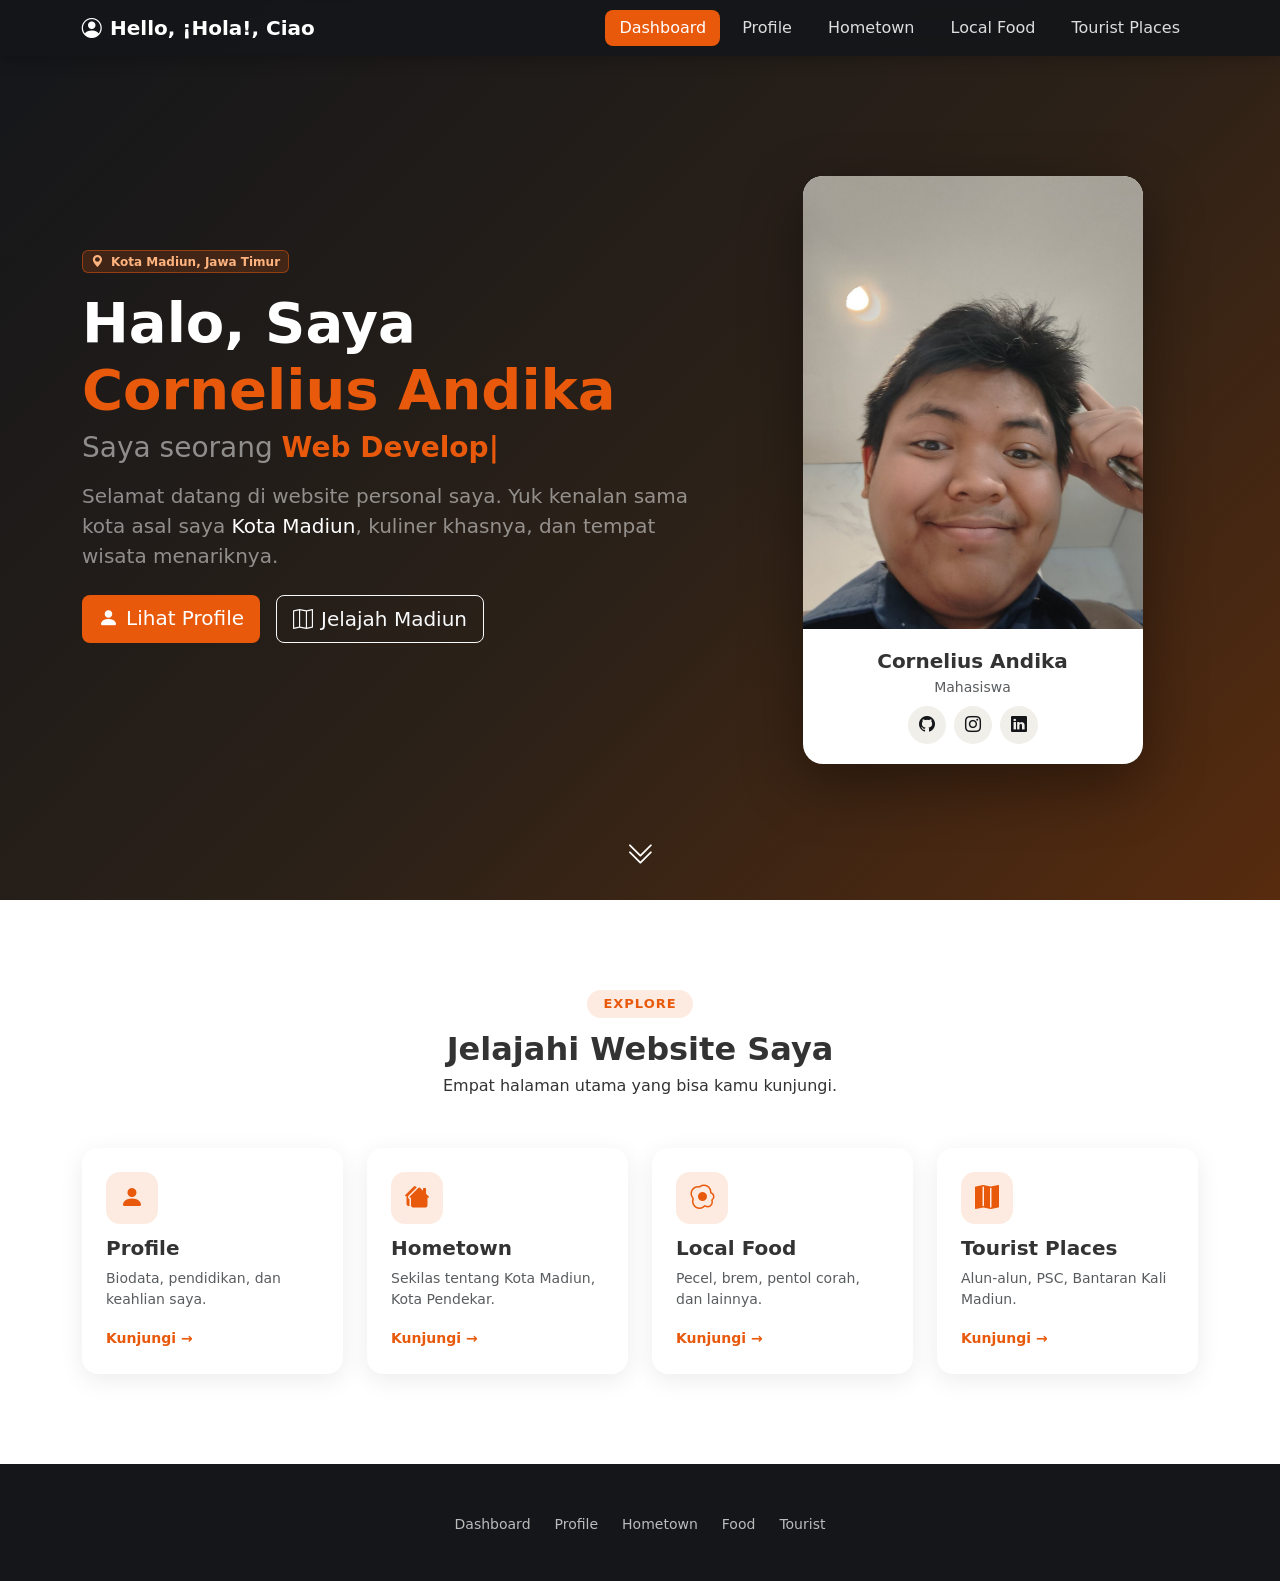
<file: quiz1/index.html>
<!DOCTYPE html>
<html lang="id">
<head>
  <meta charset="UTF-8">
  <meta name="viewport" content="width=device-width, initial-scale=1.0">
  <title>Dashboard | My Personal Website — Kota Madiun</title>
  <meta name="description" content="Dashboard website personal: profil, Kota Madiun, kuliner lokal, dan wisata.">
  <link href="https://cdn.jsdelivr.net/npm/bootstrap@5.3.3/dist/css/bootstrap.min.css" rel="stylesheet">
  <link rel="stylesheet" href="https://cdn.jsdelivr.net/npm/bootstrap-icons@1.11.3/font/bootstrap-icons.min.css">
  <link rel="stylesheet" href="css/style.css">
  <link rel="icon" href="data:,">
  <noscript><style>.reveal{opacity:1!important;transform:none!important}</style></noscript>
</head>
<body>

  <nav id="mainNav" class="navbar navbar-expand-lg navbar-dark fixed-top">
    <div class="container">
      <a class="navbar-brand fw-bold" href="./"><i class="bi bi-person-circle me-2"></i>Hello, ¡Hola!, Ciao</a>
      <button class="navbar-toggler" type="button" data-bs-toggle="collapse" data-bs-target="#navMenu">
        <span class="navbar-toggler-icon"></span>
      </button>
      <div class="collapse navbar-collapse" id="navMenu">
        <ul class="navbar-nav ms-auto">
          <li class="nav-item"><a class="nav-link active" href="./">Dashboard</a></li>
          <li class="nav-item"><a class="nav-link" href="profile/">Profile</a></li>
          <li class="nav-item"><a class="nav-link" href="hometown/">Hometown</a></li>
          <li class="nav-item"><a class="nav-link" href="food/">Local Food</a></li>
          <li class="nav-item"><a class="nav-link" href="tourist/">Tourist Places</a></li>
        </ul>
      </div>
    </div>
  </nav>

  <header class="hero d-flex align-items-center">
    <div class="container text-center text-lg-start">
      <div class="row align-items-center">
        <div class="col-lg-7">
          <span class="badge hero-badge mb-3"><i class="bi bi-geo-alt-fill me-1"></i> Kota Madiun, Jawa Timur</span>
          <h1 class="display-4 fw-bold text-white">Halo, Saya <span class="text-accent">Cornelius Andika</span></h1>
          <h3 class="text-white-50">Saya seorang <span id="typed" class="text-accent fw-semibold"></span><span class="cursor">|</span></h3>
          <p class="lead text-white-50 mt-3">Selamat datang di website personal saya. Yuk kenalan sama kota asal saya <strong class="text-white">Kota Madiun</strong>, kuliner khasnya, dan tempat wisata menariknya.</p>
          <div class="d-flex gap-3 justify-content-center justify-content-lg-start mt-4 flex-wrap">
            <a href="profile/" class="btn btn-accent btn-lg"><i class="bi bi-person-fill me-2"></i>Lihat Profile</a>
            <a href="tourist/" class="btn btn-outline-light btn-lg"><i class="bi bi-map me-2"></i>Jelajah Madiun</a>
          </div>
          <div class="d-flex gap-4 justify-content-center justify-content-lg-start mt-5">
          </div>
        </div>
        <div class="col-lg-5 text-center mt-5 mt-lg-0">
          <div class="hero-card">
            <img src="images/profile.jpg" alt="Foto Cornelius Andika" class="hero-img">
            <div class="hero-card-body">
              <h5 class="fw-bold mb-1">Cornelius Andika</h5>
              <p class="text-muted small mb-2">Mahasiswa</p>
              <div class="d-flex gap-2 justify-content-center">
                <a href="https://github.com/corneliusandika" class="social-btn"><i class="bi bi-github"></i></a>
                <a href="https://instagram.com/corneliusndika" class="social-btn"><i class="bi bi-instagram"></i></a>
                <a href="https://www.linkedin.com/in/cornelius-a-859b1732a/" class="social-btn"><i class="bi bi-linkedin"></i></a>
              </div>
            </div>
          </div>
        </div>
      </div>
    </div>
    <a href="#explore" class="scroll-down"><i class="bi bi-chevron-double-down"></i></a>
  </header>

  <section id="explore" class="section">
    <div class="container">
      <div class="section-title reveal">
        <span class="section-tag">Explore</span>
        <h2>Jelajahi Website Saya</h2>
        <p>Empat halaman utama yang bisa kamu kunjungi.</p>
      </div>
      <div class="row g-4">
        <div class="col-md-6 col-lg-3 reveal">
          <a href="profile/" class="card preview-card h-100 d-block p-4">
            <div class="preview-icon"><i class="bi bi-person-fill"></i></div>
            <h5 class="fw-bold">Profile</h5>
            <p class="text-muted small">Biodata, pendidikan, dan keahlian saya.</p>
            <span class="text-accent fw-semibold small">Kunjungi →</span>
          </a>
        </div>
        <div class="col-md-6 col-lg-3 reveal">
          <a href="hometown/" class="card preview-card h-100 d-block p-4">
            <div class="preview-icon"><i class="bi bi-houses-fill"></i></div>
            <h5 class="fw-bold">Hometown</h5>
            <p class="text-muted small">Sekilas tentang Kota Madiun, Kota Pendekar.</p>
            <span class="text-accent fw-semibold small">Kunjungi →</span>
          </a>
        </div>
        <div class="col-md-6 col-lg-3 reveal">
          <a href="food/" class="card preview-card h-100 d-block p-4">
            <div class="preview-icon"><i class="bi bi-egg-fried"></i></div>
            <h5 class="fw-bold">Local Food</h5>
            <p class="text-muted small">Pecel, brem, pentol corah, dan lainnya.</p>
            <span class="text-accent fw-semibold small">Kunjungi →</span>
          </a>
        </div>
        <div class="col-md-6 col-lg-3 reveal">
          <a href="tourist/" class="card preview-card h-100 d-block p-4">
            <div class="preview-icon"><i class="bi bi-map-fill"></i></div>
            <h5 class="fw-bold">Tourist Places</h5>
            <p class="text-muted small">Alun-alun, PSC, Bantaran Kali Madiun.</p>
            <span class="text-accent fw-semibold small">Kunjungi →</span>
          </a>
        </div>
      </div>
    </div>
  </section>

  <footer class="footer">
    <div class="container text-center">
      <div class="d-flex gap-2 justify-content-center mb-3 flex-wrap">
        <a href="./" class="footer-link">Dashboard</a>
        <a href="profile/" class="footer-link">Profile</a>
        <a href="hometown/" class="footer-link">Hometown</a>
        <a href="food/" class="footer-link">Food</a>
        <a href="tourist/" class="footer-link">Tourist</a>
      </div>
    </div>
  </footer>

  <button id="backTop" title="Kembali ke atas"><i class="bi bi-arrow-up"></i></button>

  <script src="https://code.jquery.com/jquery-3.7.1.min.js"></script>
  <script src="https://cdn.jsdelivr.net/npm/bootstrap@5.3.3/dist/js/bootstrap.bundle.min.js"></script>
  <script src="js/script.js"></script>
</body>
</html>
</file>
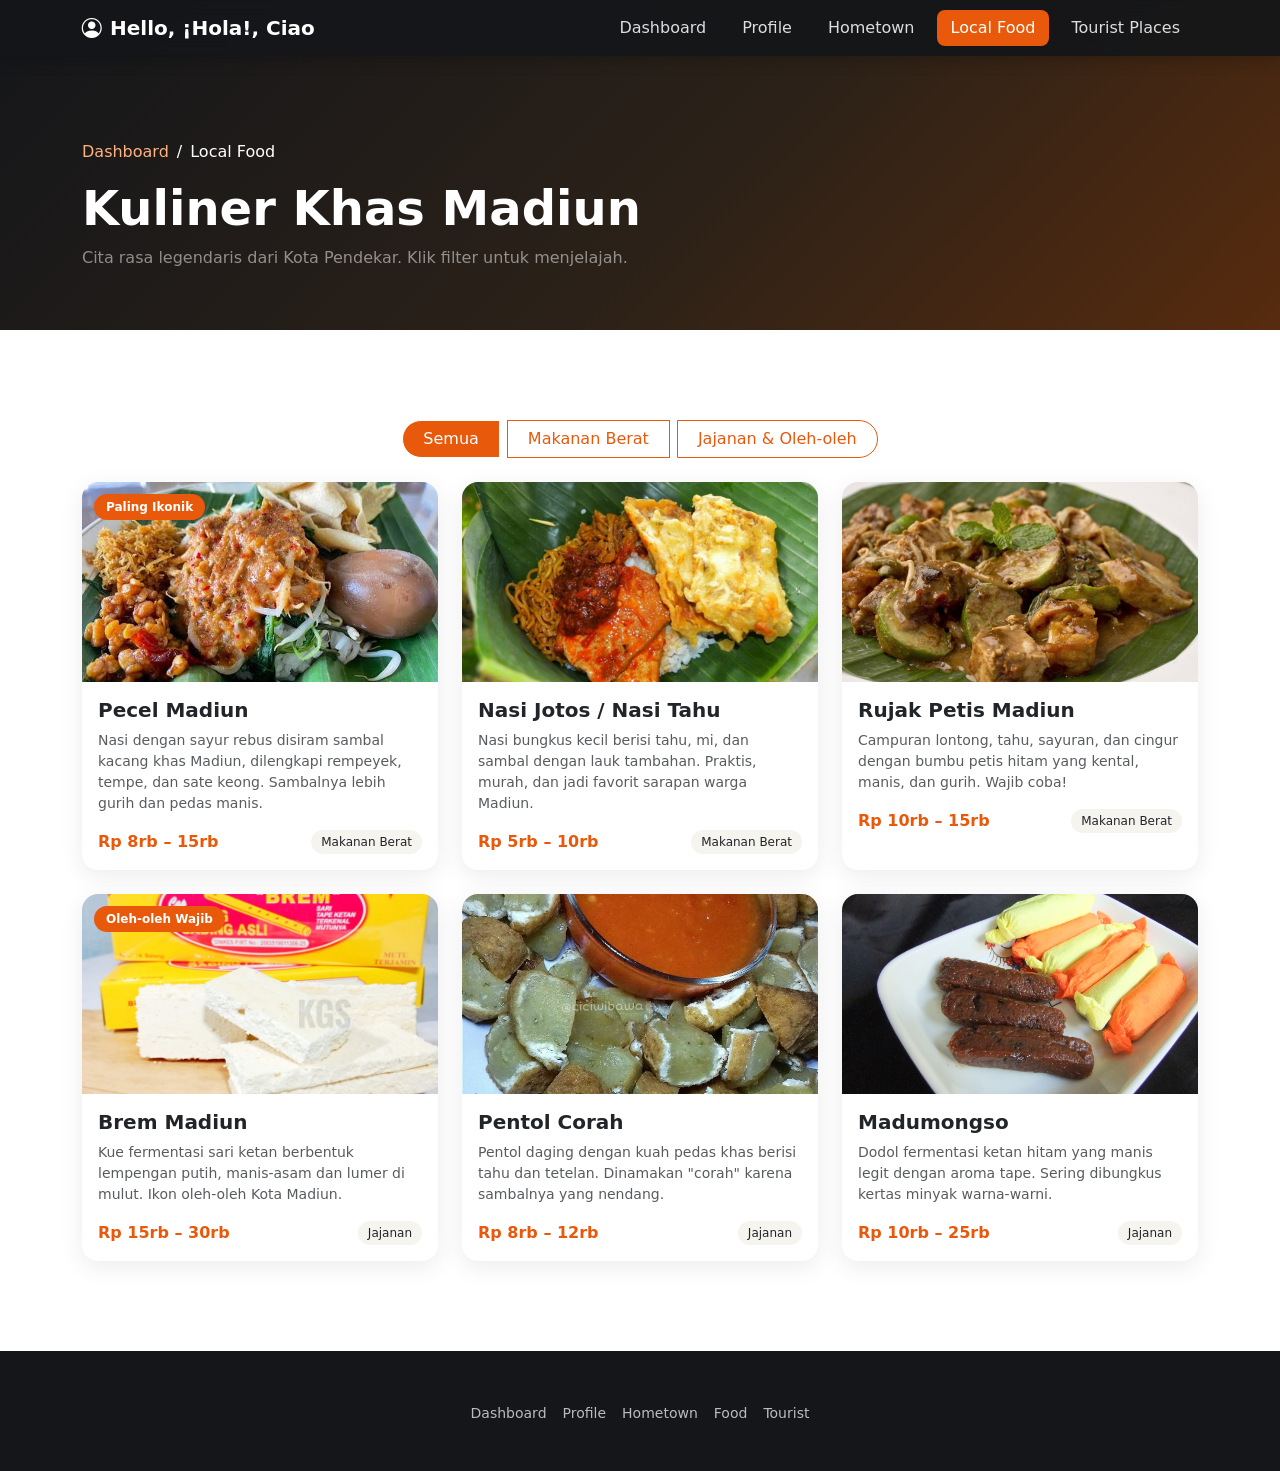
<file: quiz1/food/index.html>
<!DOCTYPE html>
<html lang="id">
<head>
  <meta charset="UTF-8">
  <meta name="viewport" content="width=device-width, initial-scale=1.0">
  <title>Local Food | My Personal Website — Kota Madiun</title>
  <meta name="description" content="Local food: kuliner khas Kota Madiun.">
  <link href="https://cdn.jsdelivr.net/npm/bootstrap@5.3.3/dist/css/bootstrap.min.css" rel="stylesheet">
  <link rel="stylesheet" href="https://cdn.jsdelivr.net/npm/bootstrap-icons@1.11.3/font/bootstrap-icons.min.css">
  <link rel="stylesheet" href="../css/style.css">
  <link rel="icon" href="data:,">
  <noscript><style>.reveal{opacity:1!important;transform:none!important}</style></noscript>
</head>
<body>
  <nav id="mainNav" class="navbar navbar-expand-lg navbar-dark fixed-top">
    <div class="container">
      <a class="navbar-brand fw-bold" href="../"><i class="bi bi-person-circle me-2"></i>Hello, ¡Hola!, Ciao</a>
      <button class="navbar-toggler" type="button" data-bs-toggle="collapse" data-bs-target="#navMenu"><span class="navbar-toggler-icon"></span></button>
      <div class="collapse navbar-collapse" id="navMenu">
        <ul class="navbar-nav ms-auto">
          <li class="nav-item"><a class="nav-link" href="../">Dashboard</a></li>
          <li class="nav-item"><a class="nav-link" href="../profile/">Profile</a></li>
          <li class="nav-item"><a class="nav-link" href="../hometown/">Hometown</a></li>
          <li class="nav-item"><a class="nav-link active" href="./">Local Food</a></li>
          <li class="nav-item"><a class="nav-link" href="../tourist/">Tourist Places</a></li>
        </ul>
      </div>
    </div>
  </nav>

  <header class="page-header">
    <div class="container">
      <nav class="breadcrumb"><a href="../">Dashboard</a><span class="mx-2">/</span><span class="text-white">Local Food</span></nav>
      <h1 class="fw-bold display-5">Kuliner Khas Madiun</h1>
      <p class="text-white-50 mb-0">Cita rasa legendaris dari Kota Pendekar. Klik filter untuk menjelajah.</p>
    </div>
  </header>

  <section class="section">
    <div class="container">
      <div class="text-center mb-4 reveal">
        <div class="btn-group filter-group flex-wrap" role="group">
          <button class="btn btn-filter active" data-filter="all">Semua</button>
          <button class="btn btn-filter" data-filter="berat">Makanan Berat</button>
          <button class="btn btn-filter" data-filter="jajanan">Jajanan & Oleh-oleh</button>
        </div>
      </div>
      <div class="row g-4" id="foodGrid">
        <div class="col-md-6 col-lg-4 reveal food-item" data-cat="berat">
          <div class="card food-card h-100">
            <img src="../images/NasiPecel.jpg" alt="Pecel Madiun">
            <span class="food-badge">Paling Ikonik</span>
            <div class="card-body">
              <h5 class="fw-bold">Pecel Madiun</h5>
              <p class="text-muted small">Nasi dengan sayur rebus disiram sambal kacang khas Madiun, dilengkapi rempeyek, tempe, dan sate keong. Sambalnya lebih gurih dan pedas manis.</p>
              <div class="d-flex justify-content-between align-items-center"><span class="price">Rp 8rb – 15rb</span><span class="cat">Makanan Berat</span></div>
            </div>
          </div>
        </div>
        <div class="col-md-6 col-lg-4 reveal food-item" data-cat="berat">
          <div class="card food-card h-100">
            <img src="../images/NasiJotos.jpeg" alt="Nasi Jotos">
            <div class="card-body">
              <h5 class="fw-bold">Nasi Jotos / Nasi Tahu</h5>
              <p class="text-muted small">Nasi bungkus kecil berisi tahu, mi, dan sambal dengan lauk tambahan. Praktis, murah, dan jadi favorit sarapan warga Madiun.</p>
              <div class="d-flex justify-content-between align-items-center"><span class="price">Rp 5rb – 10rb</span><span class="cat">Makanan Berat</span></div>
            </div>
          </div>
        </div>
        <div class="col-md-6 col-lg-4 reveal food-item" data-cat="berat">
          <div class="card food-card h-100">
            <img src="../images/RujakPetis.jpg" alt="Rujak Petis">
            <div class="card-body">
              <h5 class="fw-bold">Rujak Petis Madiun</h5>
              <p class="text-muted small">Campuran lontong, tahu, sayuran, dan cingur dengan bumbu petis hitam yang kental, manis, dan gurih. Wajib coba!</p>
              <div class="d-flex justify-content-between align-items-center"><span class="price">Rp 10rb – 15rb</span><span class="cat">Makanan Berat</span></div>
            </div>
          </div>
        </div>
        <div class="col-md-6 col-lg-4 reveal food-item" data-cat="jajanan">
          <div class="card food-card h-100">
            <img src="../images/brem.jpg" alt="Brem Madiun">
            <span class="food-badge">Oleh-oleh Wajib</span>
            <div class="card-body">
              <h5 class="fw-bold">Brem Madiun</h5>
              <p class="text-muted small">Kue fermentasi sari ketan berbentuk lempengan putih, manis-asam dan lumer di mulut. Ikon oleh-oleh Kota Madiun.</p>
              <div class="d-flex justify-content-between align-items-center"><span class="price">Rp 15rb – 30rb</span><span class="cat">Jajanan</span></div>
            </div>
          </div>
        </div>
        <div class="col-md-6 col-lg-4 reveal food-item" data-cat="jajanan">
          <div class="card food-card h-100">
            <img src="../images/PentolCorah.jpg" alt="Pentol Corah">
            <div class="card-body">
              <h5 class="fw-bold">Pentol Corah</h5>
              <p class="text-muted small">Pentol daging dengan kuah pedas khas berisi tahu dan tetelan. Dinamakan "corah" karena sambalnya yang nendang.</p>
              <div class="d-flex justify-content-between align-items-center"><span class="price">Rp 8rb – 12rb</span><span class="cat">Jajanan</span></div>
            </div>
          </div>
        </div>
        <div class="col-md-6 col-lg-4 reveal food-item" data-cat="jajanan">
          <div class="card food-card h-100">
            <img src="../images/Madumongso.jpg" alt="Madumongso">
            <div class="card-body">
              <h5 class="fw-bold">Madumongso</h5>
              <p class="text-muted small">Dodol fermentasi ketan hitam yang manis legit dengan aroma tape. Sering dibungkus kertas minyak warna-warni.</p>
              <div class="d-flex justify-content-between align-items-center"><span class="price">Rp 10rb – 25rb</span><span class="cat">Jajanan</span></div>
            </div>
          </div>
        </div>
      </div>
    </div>
  </section>

  <footer class="footer">
    <div class="container text-center">
      <div class="mb-3"><a href="../" class="footer-link">Dashboard</a><a href="../profile/" class="footer-link">Profile</a><a href="../hometown/" class="footer-link">Hometown</a><a href="./" class="footer-link">Food</a><a href="../tourist/" class="footer-link">Tourist</a></div>
    </div>
  </footer>
  <button id="backTop" title="Kembali ke atas"><i class="bi bi-arrow-up"></i></button>
  <script src="https://code.jquery.com/jquery-3.7.1.min.js"></script>
  <script src="https://cdn.jsdelivr.net/npm/bootstrap@5.3.3/dist/js/bootstrap.bundle.min.js"></script>
  <script src="../js/script.js"></script>
</body>
</html>
</file>
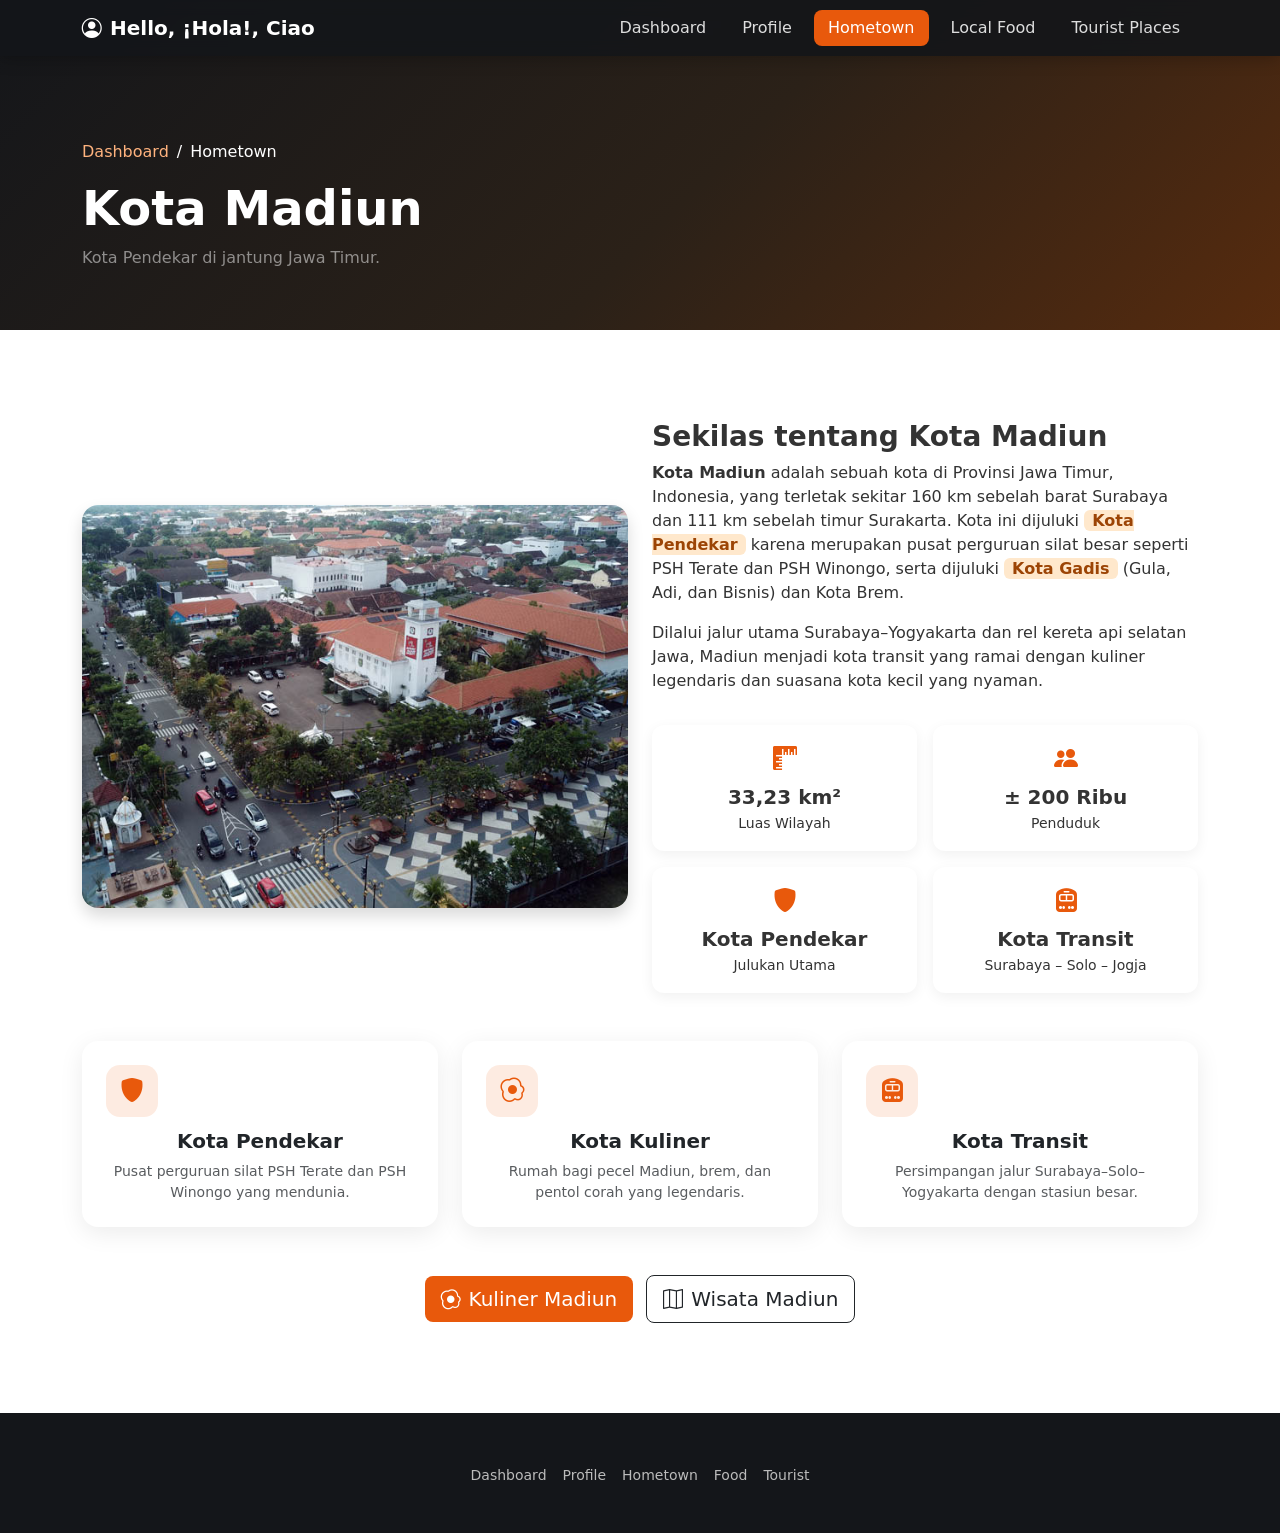
<file: quiz1/hometown/index.html>
<!DOCTYPE html>
<html lang="id">
<head>
  <meta charset="UTF-8">
  <meta name="viewport" content="width=device-width, initial-scale=1.0">
  <title>Hometown | My Personal Website — Kota Madiun</title>
  <meta name="description" content="Hometown: sekilas tentang Kota Madiun, Kota Pendekar.">
  <link href="https://cdn.jsdelivr.net/npm/bootstrap@5.3.3/dist/css/bootstrap.min.css" rel="stylesheet">
  <link rel="stylesheet" href="https://cdn.jsdelivr.net/npm/bootstrap-icons@1.11.3/font/bootstrap-icons.min.css">
  <link rel="stylesheet" href="../css/style.css">
  <link rel="icon" href="data:,">
  <noscript><style>.reveal{opacity:1!important;transform:none!important}</style></noscript>
</head>
<body>
  <nav id="mainNav" class="navbar navbar-expand-lg navbar-dark fixed-top">
    <div class="container">
      <a class="navbar-brand fw-bold" href="../"><i class="bi bi-person-circle me-2"></i>Hello, ¡Hola!, Ciao</a>
      <button class="navbar-toggler" type="button" data-bs-toggle="collapse" data-bs-target="#navMenu"><span class="navbar-toggler-icon"></span></button>
      <div class="collapse navbar-collapse" id="navMenu">
        <ul class="navbar-nav ms-auto">
          <li class="nav-item"><a class="nav-link" href="../">Dashboard</a></li>
          <li class="nav-item"><a class="nav-link" href="../profile/">Profile</a></li>
          <li class="nav-item"><a class="nav-link active" href="./">Hometown</a></li>
          <li class="nav-item"><a class="nav-link" href="../food/">Local Food</a></li>
          <li class="nav-item"><a class="nav-link" href="../tourist/">Tourist Places</a></li>
        </ul>
      </div>
    </div>
  </nav>

  <header class="page-header">
    <div class="container">
      <nav class="breadcrumb"><a href="../">Dashboard</a><span class="mx-2">/</span><span class="text-white">Hometown</span></nav>
      <h1 class="fw-bold display-5">Kota Madiun</h1>
      <p class="text-white-50 mb-0">Kota Pendekar di jantung Jawa Timur.</p>
    </div>
  </header>

  <section class="section">
    <div class="container">
      <div class="row align-items-center g-4">
        <div class="col-lg-6 reveal">
          <img src="../images/KotaMadiun.jpg" class="img-fluid rounded-4 shadow" alt="Kota Madiun">
        </div>
        <div class="col-lg-6 reveal">
          <h3 class="fw-bold">Sekilas tentang Kota Madiun</h3>
          <p><strong>Kota Madiun</strong> adalah sebuah kota di Provinsi Jawa Timur, Indonesia, yang terletak sekitar 160 km sebelah barat Surabaya dan 111 km sebelah timur Surakarta. Kota ini dijuluki <span class="highlight">Kota Pendekar</span> karena merupakan pusat perguruan silat besar seperti PSH Terate dan PSH Winongo, serta dijuluki <span class="highlight">Kota Gadis</span> (Gula, Adi, dan Bisnis) dan Kota Brem.</p>
          <p>Dilalui jalur utama Surabaya–Yogyakarta dan rel kereta api selatan Jawa, Madiun menjadi kota transit yang ramai dengan kuliner legendaris dan suasana kota kecil yang nyaman.</p>
          <div class="row g-3 mt-2">
            <div class="col-6"><div class="fact-box"><i class="bi bi-rulers"></i><h5>33,23 km²</h5><small>Luas Wilayah</small></div></div>
            <div class="col-6"><div class="fact-box"><i class="bi bi-people-fill"></i><h5>± 200 Ribu</h5><small>Penduduk</small></div></div>
            <div class="col-6"><div class="fact-box"><i class="bi bi-shield-fill"></i><h5>Kota Pendekar</h5><small>Julukan Utama</small></div></div>
            <div class="col-6"><div class="fact-box"><i class="bi bi-train-front-fill"></i><h5>Kota Transit</h5><small>Surabaya – Solo – Jogja</small></div></div>
          </div>
        </div>
      </div>
      <div class="row g-4 mt-4">
        <div class="col-md-4 reveal">
          <div class="card p-4 h-100 text-center"><div class="preview-icon"><i class="bi bi-shield-fill"></i></div><h5 class="fw-bold">Kota Pendekar</h5><p class="text-muted small mb-0">Pusat perguruan silat PSH Terate dan PSH Winongo yang mendunia.</p></div>
        </div>
        <div class="col-md-4 reveal">
          <div class="card p-4 h-100 text-center"><div class="preview-icon"><i class="bi bi-egg-fried"></i></div><h5 class="fw-bold">Kota Kuliner</h5><p class="text-muted small mb-0">Rumah bagi pecel Madiun, brem, dan pentol corah yang legendaris.</p></div>
        </div>
        <div class="col-md-4 reveal">
          <div class="card p-4 h-100 text-center"><div class="preview-icon"><i class="bi bi-train-front-fill"></i></div><h5 class="fw-bold">Kota Transit</h5><p class="text-muted small mb-0">Persimpangan jalur Surabaya–Solo–Yogyakarta dengan stasiun besar.</p></div>
        </div>
      </div>
      <div class="text-center mt-5 reveal">
        <a href="../food/" class="btn btn-accent btn-lg me-2"><i class="bi bi-egg-fried me-2"></i>Kuliner Madiun</a>
        <a href="../tourist/" class="btn btn-outline-dark btn-lg"><i class="bi bi-map me-2"></i>Wisata Madiun</a>
      </div>
    </div>
  </section>

  <footer class="footer">
    <div class="container text-center">
      <div class="mb-3"><a href="../" class="footer-link">Dashboard</a><a href="../profile/" class="footer-link">Profile</a><a href="./" class="footer-link">Hometown</a><a href="../food/" class="footer-link">Food</a><a href="../tourist/" class="footer-link">Tourist</a></div>
    </div>
  </footer>
  <button id="backTop" title="Kembali ke atas"><i class="bi bi-arrow-up"></i></button>
  <script src="https://code.jquery.com/jquery-3.7.1.min.js"></script>
  <script src="https://cdn.jsdelivr.net/npm/bootstrap@5.3.3/dist/js/bootstrap.bundle.min.js"></script>
  <script src="../js/script.js"></script>
</body>
</html>
</file>
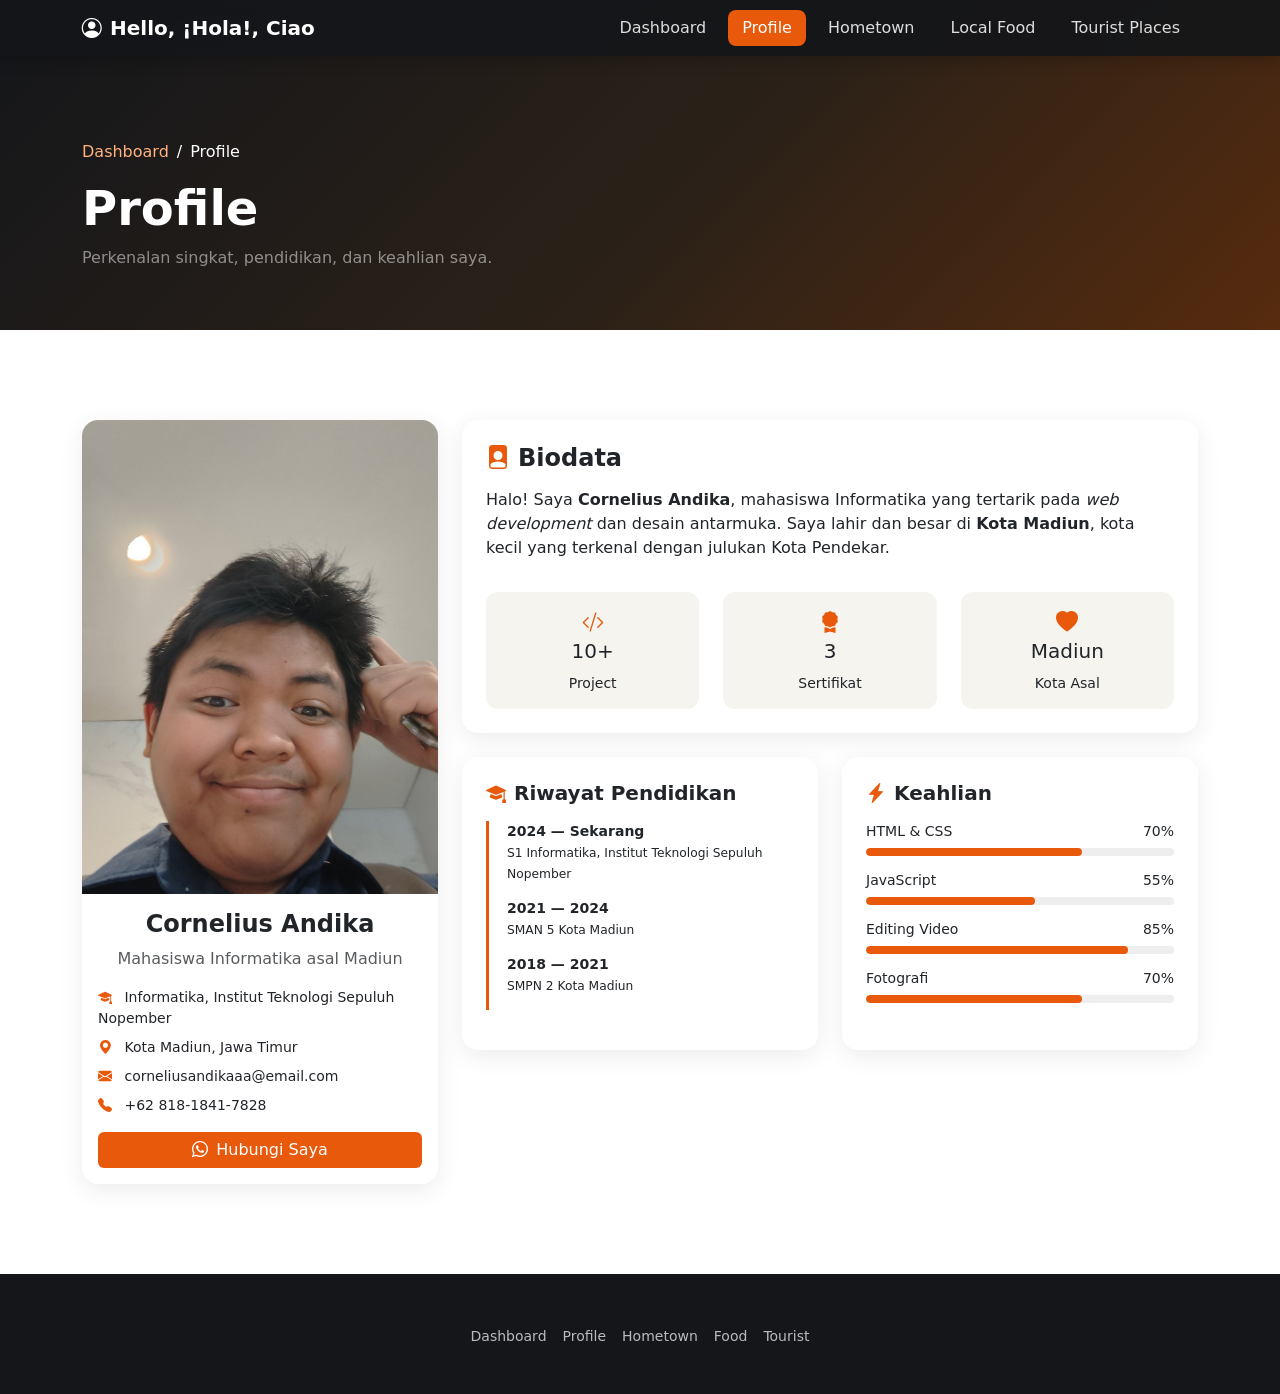
<file: quiz1/profile/index.html>
<!DOCTYPE html>
<html lang="id">
<head>
  <meta charset="UTF-8">
  <meta name="viewport" content="width=device-width, initial-scale=1.0">
  <title>Profile | My Personal Website — Kota Madiun</title>
  <meta name="description" content="Profile: biodata, pendidikan, dan keahlian.">
  <link href="https://cdn.jsdelivr.net/npm/bootstrap@5.3.3/dist/css/bootstrap.min.css" rel="stylesheet">
  <link rel="stylesheet" href="https://cdn.jsdelivr.net/npm/bootstrap-icons@1.11.3/font/bootstrap-icons.min.css">
  <link rel="stylesheet" href="../css/style.css">
  <link rel="icon" href="data:,">
  <noscript><style>.reveal{opacity:1!important;transform:none!important}</style></noscript>
</head>
<body>
  <nav id="mainNav" class="navbar navbar-expand-lg navbar-dark fixed-top">
    <div class="container">
      <a class="navbar-brand fw-bold" href="../"><i class="bi bi-person-circle me-2"></i>Hello, ¡Hola!, Ciao</a>
      <button class="navbar-toggler" type="button" data-bs-toggle="collapse" data-bs-target="#navMenu"><span class="navbar-toggler-icon"></span></button>
      <div class="collapse navbar-collapse" id="navMenu">
        <ul class="navbar-nav ms-auto">
          <li class="nav-item"><a class="nav-link" href="../">Dashboard</a></li>
          <li class="nav-item"><a class="nav-link active" href="./">Profile</a></li>
          <li class="nav-item"><a class="nav-link" href="../hometown/">Hometown</a></li>
          <li class="nav-item"><a class="nav-link" href="../food/">Local Food</a></li>
          <li class="nav-item"><a class="nav-link" href="../tourist/">Tourist Places</a></li>
        </ul>
      </div>
    </div>
  </nav>

  <header class="page-header">
    <div class="container">
      <nav class="breadcrumb"><a href="../">Dashboard</a><span class="mx-2">/</span><span class="text-white">Profile</span></nav>
      <h1 class="fw-bold display-5">Profile</h1>
      <p class="text-white-50 mb-0">Perkenalan singkat, pendidikan, dan keahlian saya.</p>
    </div>
  </header>

  <section class="section">
    <div class="container">
      <div class="row g-4">
        <div class="col-lg-4 reveal">
          <div class="card profile-card h-100">
            <img src="../images/profile.jpg" class="card-img-top" alt="Foto Cornelius Andika">
            <div class="card-body text-center">
              <h4 class="fw-bold">Cornelius Andika</h4>
              <p class="text-muted">Mahasiswa Informatika asal Madiun</p>
              <ul class="list-unstyled text-start profile-info">
                <li><i class="bi bi-mortarboard-fill"></i> Informatika, Institut Teknologi Sepuluh Nopember</li>
                <li><i class="bi bi-geo-alt-fill"></i> Kota Madiun, Jawa Timur</li>
                <li><i class="bi bi-envelope-fill"></i> corneliusandikaaa@email.com</li>
                <li><i class="bi bi-telephone-fill"></i> +62 818-1841-7828</li>
              </ul>
              <a class="btn btn-accent w-100" href="https://api.whatsapp.com/send/?phone=6281818417828&text&type=phone_number&app_absent=0" target="_blank" rel="noopener noreferrer"><i class="bi bi-whatsapp me-2"></i>Hubungi Saya</a>
            </div>
          </div>
        </div>
        <div class="col-lg-8">
          <div class="card p-4 mb-4 reveal">
            <h4 class="fw-bold mb-3"><i class="bi bi-file-person-fill text-accent me-2"></i>Biodata</h4>
            <p>Halo! Saya <strong>Cornelius Andika</strong>, mahasiswa Informatika yang tertarik pada <em>web development</em> dan desain antarmuka. Saya lahir dan besar di <strong>Kota Madiun</strong>, kota kecil yang terkenal dengan julukan Kota Pendekar.</p>
            <div class="row text-center mt-3">
              <div class="col-4"><div class="mini-stat"><i class="bi bi-code-slash"></i><h5>10+</h5><small>Project</small></div></div>
              <div class="col-4"><div class="mini-stat"><i class="bi bi-award-fill"></i><h5>3</h5><small>Sertifikat</small></div></div>
              <div class="col-4"><div class="mini-stat"><i class="bi bi-heart-fill"></i><h5>Madiun</h5><small>Kota Asal</small></div></div>
            </div>
          </div>
          <div class="row g-4">
            <div class="col-md-6 reveal">
              <div class="card p-4 h-100">
                <h5 class="fw-bold mb-3"><i class="bi bi-mortarboard-fill text-accent me-2"></i>Riwayat Pendidikan</h5>
                <ul class="timeline">
                  <li><strong>2024 — Sekarang</strong><br><small>S1 Informatika, Institut Teknologi Sepuluh Nopember</small></li>
                  <li><strong>2021 — 2024</strong><br><small>SMAN 5 Kota Madiun</small></li>
                  <li><strong>2018 — 2021</strong><br><small>SMPN 2 Kota Madiun</small></li>
                </ul>
              </div>
            </div>
            <div class="col-md-6 reveal">
              <div class="card p-4 h-100">
                <h5 class="fw-bold mb-3"><i class="bi bi-lightning-charge-fill text-accent me-2"></i>Keahlian</h5>
                <div class="skill"><div class="d-flex justify-content-between"><span>HTML & CSS</span><span>70%</span></div><div class="progress"><div class="progress-bar" style="width:70%"></div></div></div>
                <div class="skill"><div class="d-flex justify-content-between"><span>JavaScript</span><span>55%</span></div><div class="progress"><div class="progress-bar" style="width:55%"></div></div></div>
                <div class="skill"><div class="d-flex justify-content-between"><span>Editing Video</span><span>85%</span></div><div class="progress"><div class="progress-bar" style="width:85%"></div></div></div>
                <div class="skill"><div class="d-flex justify-content-between"><span>Fotografi</span><span>70%</span></div><div class="progress"><div class="progress-bar" style="width:70%"></div></div></div>
              </div>
            </div>
          </div>
        </div>
      </div>
    </div>
  </section>

  <footer class="footer">
    <div class="container text-center">
      <div class="mb-3"><a href="../" class="footer-link">Dashboard</a><a href="./" class="footer-link">Profile</a><a href="../hometown/" class="footer-link">Hometown</a><a href="../food/" class="footer-link">Food</a><a href="../tourist/" class="footer-link">Tourist</a></div>
    </div>
  </footer>
  <button id="backTop" title="Kembali ke atas"><i class="bi bi-arrow-up"></i></button>
  <script src="https://code.jquery.com/jquery-3.7.1.min.js"></script>
  <script src="https://cdn.jsdelivr.net/npm/bootstrap@5.3.3/dist/js/bootstrap.bundle.min.js"></script>
  <script src="../js/script.js"></script>
</body>
</html>
</file>
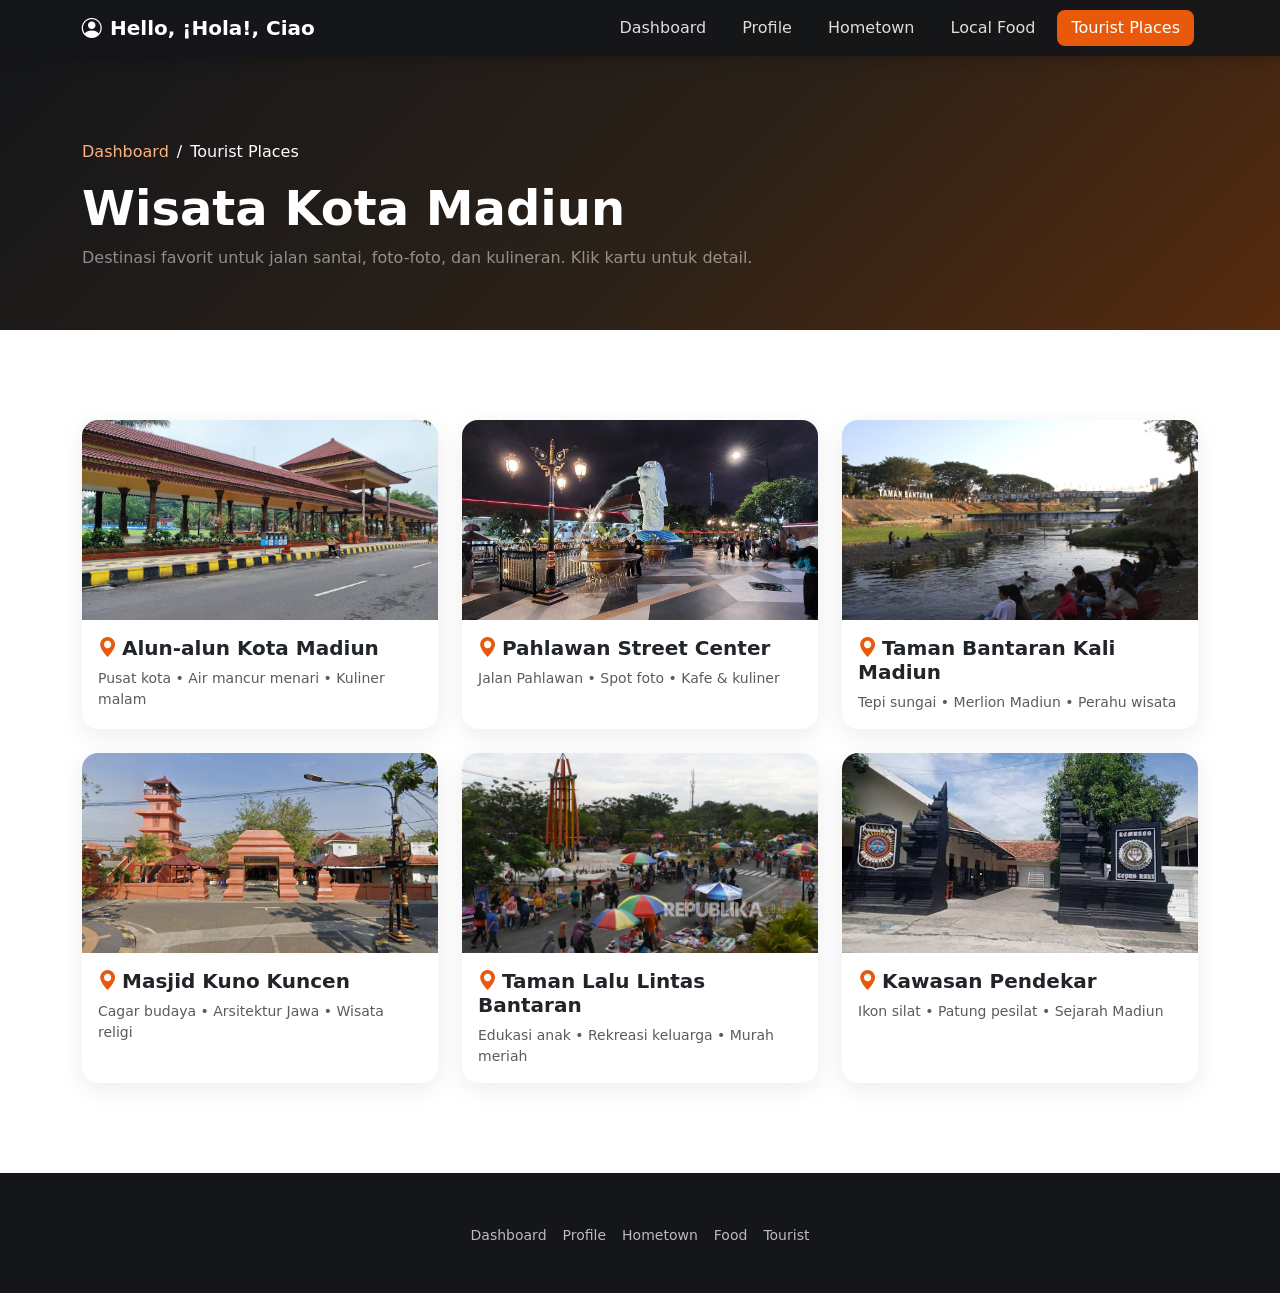
<file: quiz1/tourist/index.html>
<!DOCTYPE html>
<html lang="id">
<head>
  <meta charset="UTF-8">
  <meta name="viewport" content="width=device-width, initial-scale=1.0">
  <title>Tourist Places | My Personal Website — Kota Madiun</title>
  <meta name="description" content="Tourist places: panduan wisata Kota Madiun.">
  <link href="https://cdn.jsdelivr.net/npm/bootstrap@5.3.3/dist/css/bootstrap.min.css" rel="stylesheet">
  <link rel="stylesheet" href="https://cdn.jsdelivr.net/npm/bootstrap-icons@1.11.3/font/bootstrap-icons.min.css">
  <link rel="stylesheet" href="../css/style.css">
  <link rel="icon" href="data:,">
  <noscript><style>.reveal{opacity:1!important;transform:none!important}</style></noscript>
</head>
<body>
  <nav id="mainNav" class="navbar navbar-expand-lg navbar-dark fixed-top">
    <div class="container">
      <a class="navbar-brand fw-bold" href="../"><i class="bi bi-person-circle me-2"></i>Hello, ¡Hola!, Ciao</a>
      <button class="navbar-toggler" type="button" data-bs-toggle="collapse" data-bs-target="#navMenu"><span class="navbar-toggler-icon"></span></button>
      <div class="collapse navbar-collapse" id="navMenu">
        <ul class="navbar-nav ms-auto">
          <li class="nav-item"><a class="nav-link" href="../">Dashboard</a></li>
          <li class="nav-item"><a class="nav-link" href="../profile/">Profile</a></li>
          <li class="nav-item"><a class="nav-link" href="../hometown/">Hometown</a></li>
          <li class="nav-item"><a class="nav-link" href="../food/">Local Food</a></li>
          <li class="nav-item"><a class="nav-link active" href="./">Tourist Places</a></li>
        </ul>
      </div>
    </div>
  </nav>

  <header class="page-header">
    <div class="container">
      <nav class="breadcrumb"><a href="../">Dashboard</a><span class="mx-2">/</span><span class="text-white">Tourist Places</span></nav>
      <h1 class="fw-bold display-5">Wisata Kota Madiun</h1>
      <p class="text-white-50 mb-0">Destinasi favorit untuk jalan santai, foto-foto, dan kulineran. Klik kartu untuk detail.</p>
    </div>
  </header>

  <section class="section">
    <div class="container">
      <div class="row g-4">
        <div class="col-md-6 col-lg-4 reveal">
          <div class="card place-card h-100" data-bs-toggle="modal" data-bs-target="#placeModal" data-title="Alun-alun Kota Madiun" data-desc="Alun-alun yang berada tepat di depan Balai Kota Madiun. Dilengkapi air mancur menari, area hijau luas, dan banyak pedagang kaki lima di malam hari. Cocok untuk bersantai bersama keluarga.">
            <img src="../images/AlunAlun.jpg" alt="Alun-alun Madiun">
            <div class="card-body"><h5 class="fw-bold"><i class="bi bi-geo-alt-fill text-accent me-1"></i>Alun-alun Kota Madiun</h5><p class="text-muted small mb-0">Pusat kota • Air mancur menari • Kuliner malam</p></div>
          </div>
        </div>
        <div class="col-md-6 col-lg-4 reveal">
          <div class="card place-card h-100" data-bs-toggle="modal" data-bs-target="#placeModal" data-title="Pahlawan Street Center (PSC)" data-desc="Kawasan pedestrian di Jalan Pahlawan yang ditata modern dengan lampu hias, mural, dan deretan kafe. Ikon wisata malam dan spot foto favorit anak muda Madiun.">
            <img src="../images/PahlawanStreetCenter.jpeg" alt="PSC Madiun">
            <div class="card-body"><h5 class="fw-bold"><i class="bi bi-geo-alt-fill text-accent me-1"></i>Pahlawan Street Center</h5><p class="text-muted small mb-0">Jalan Pahlawan • Spot foto • Kafe & kuliner</p></div>
          </div>
        </div>
        <div class="col-md-6 col-lg-4 reveal">
          <div class="card place-card h-100" data-bs-toggle="modal" data-bs-target="#placeModal" data-title="Taman Bantaran Kali Madiun" data-desc="Taman tepi sungai dengan replika patung Merlion, jembatan warna-warni, dan perahu wisata. Ramai dikunjungi sore hari untuk jogging dan piknik.">
            <img src="../images/TamanBantaran.jpg" alt="Bantaran Kali Madiun">
            <div class="card-body"><h5 class="fw-bold"><i class="bi bi-geo-alt-fill text-accent me-1"></i>Taman Bantaran Kali Madiun</h5><p class="text-muted small mb-0">Tepi sungai • Merlion Madiun • Perahu wisata</p></div>
          </div>
        </div>
        <div class="col-md-6 col-lg-4 reveal">
          <div class="card place-card h-100" data-bs-toggle="modal" data-bs-target="#placeModal" data-title="Masjid Kuno Kuncen" data-desc="Masjid bersejarah peninggalan abad ke-16 dengan arsitektur Jawa kuno dan ukiran kayu khas. Salah satu cagar budaya tertua di Madiun.">
            <img src="../images/MasjidKuncen.jpg" alt="Masjid Kuncen">
            <div class="card-body"><h5 class="fw-bold"><i class="bi bi-geo-alt-fill text-accent me-1"></i>Masjid Kuno Kuncen</h5><p class="text-muted small mb-0">Cagar budaya • Arsitektur Jawa • Wisata religi</p></div>
          </div>
        </div>
        <div class="col-md-6 col-lg-4 reveal">
          <div class="card place-card h-100" data-bs-toggle="modal" data-bs-target="#placeModal" data-title="Taman Lalu Lintas Bantaran" data-desc="Taman edukasi lalu lintas untuk anak-anak dengan miniatur jalan raya, rambu, dan sepeda hias. Seru untuk rekreasi keluarga di akhir pekan.">
            <img src="../images/TamanLaluLintas.jpg" alt="Taman Lalu Lintas">
            <div class="card-body"><h5 class="fw-bold"><i class="bi bi-geo-alt-fill text-accent me-1"></i>Taman Lalu Lintas Bantaran</h5><p class="text-muted small mb-0">Edukasi anak • Rekreasi keluarga • Murah meriah</p></div>
          </div>
        </div>
        <div class="col-md-6 col-lg-4 reveal">
          <div class="card place-card h-100" data-bs-toggle="modal" data-bs-target="#placeModal" data-title="Monumen & Kawasan Pendekar" data-desc="Kawasan ikon silat dengan patung pesilat dan relief perguruan PSH Terate & PSH Winongo. Simbol kebanggaan Madiun sebagai Kota Pendekar.">
            <img src="../images/KawasanPendekar.jpg" alt="Kawasan Pendekar">
            <div class="card-body"><h5 class="fw-bold"><i class="bi bi-geo-alt-fill text-accent me-1"></i>Kawasan Pendekar</h5><p class="text-muted small mb-0">Ikon silat • Patung pesilat • Sejarah Madiun</p></div>
          </div>
        </div>
      </div>
    </div>
  </section>

  <div class="modal fade" id="placeModal" tabindex="-1">
    <div class="modal-dialog modal-dialog-centered">
      <div class="modal-content">
        <div class="modal-header"><h5 class="modal-title fw-bold" id="placeModalTitle">Detail Wisata</h5><button class="btn-close" data-bs-dismiss="modal"></button></div>
        <div class="modal-body"><p id="placeModalDesc" class="mb-0"></p></div>
        <div class="modal-footer"><button class="btn btn-accent" data-bs-dismiss="modal">Tutup</button></div>
      </div>
    </div>
  </div>

  <footer class="footer">
    <div class="container text-center">
      <div class="mb-3"><a href="../" class="footer-link">Dashboard</a><a href="../profile/" class="footer-link">Profile</a><a href="../hometown/" class="footer-link">Hometown</a><a href="../food/" class="footer-link">Food</a><a href="./" class="footer-link">Tourist</a></div>
    </div>
  </footer>
  <button id="backTop" title="Kembali ke atas"><i class="bi bi-arrow-up"></i></button>
  <script src="https://code.jquery.com/jquery-3.7.1.min.js"></script>
  <script src="https://cdn.jsdelivr.net/npm/bootstrap@5.3.3/dist/js/bootstrap.bundle.min.js"></script>
  <script src="../js/script.js"></script>
</body>
</html>
</file>
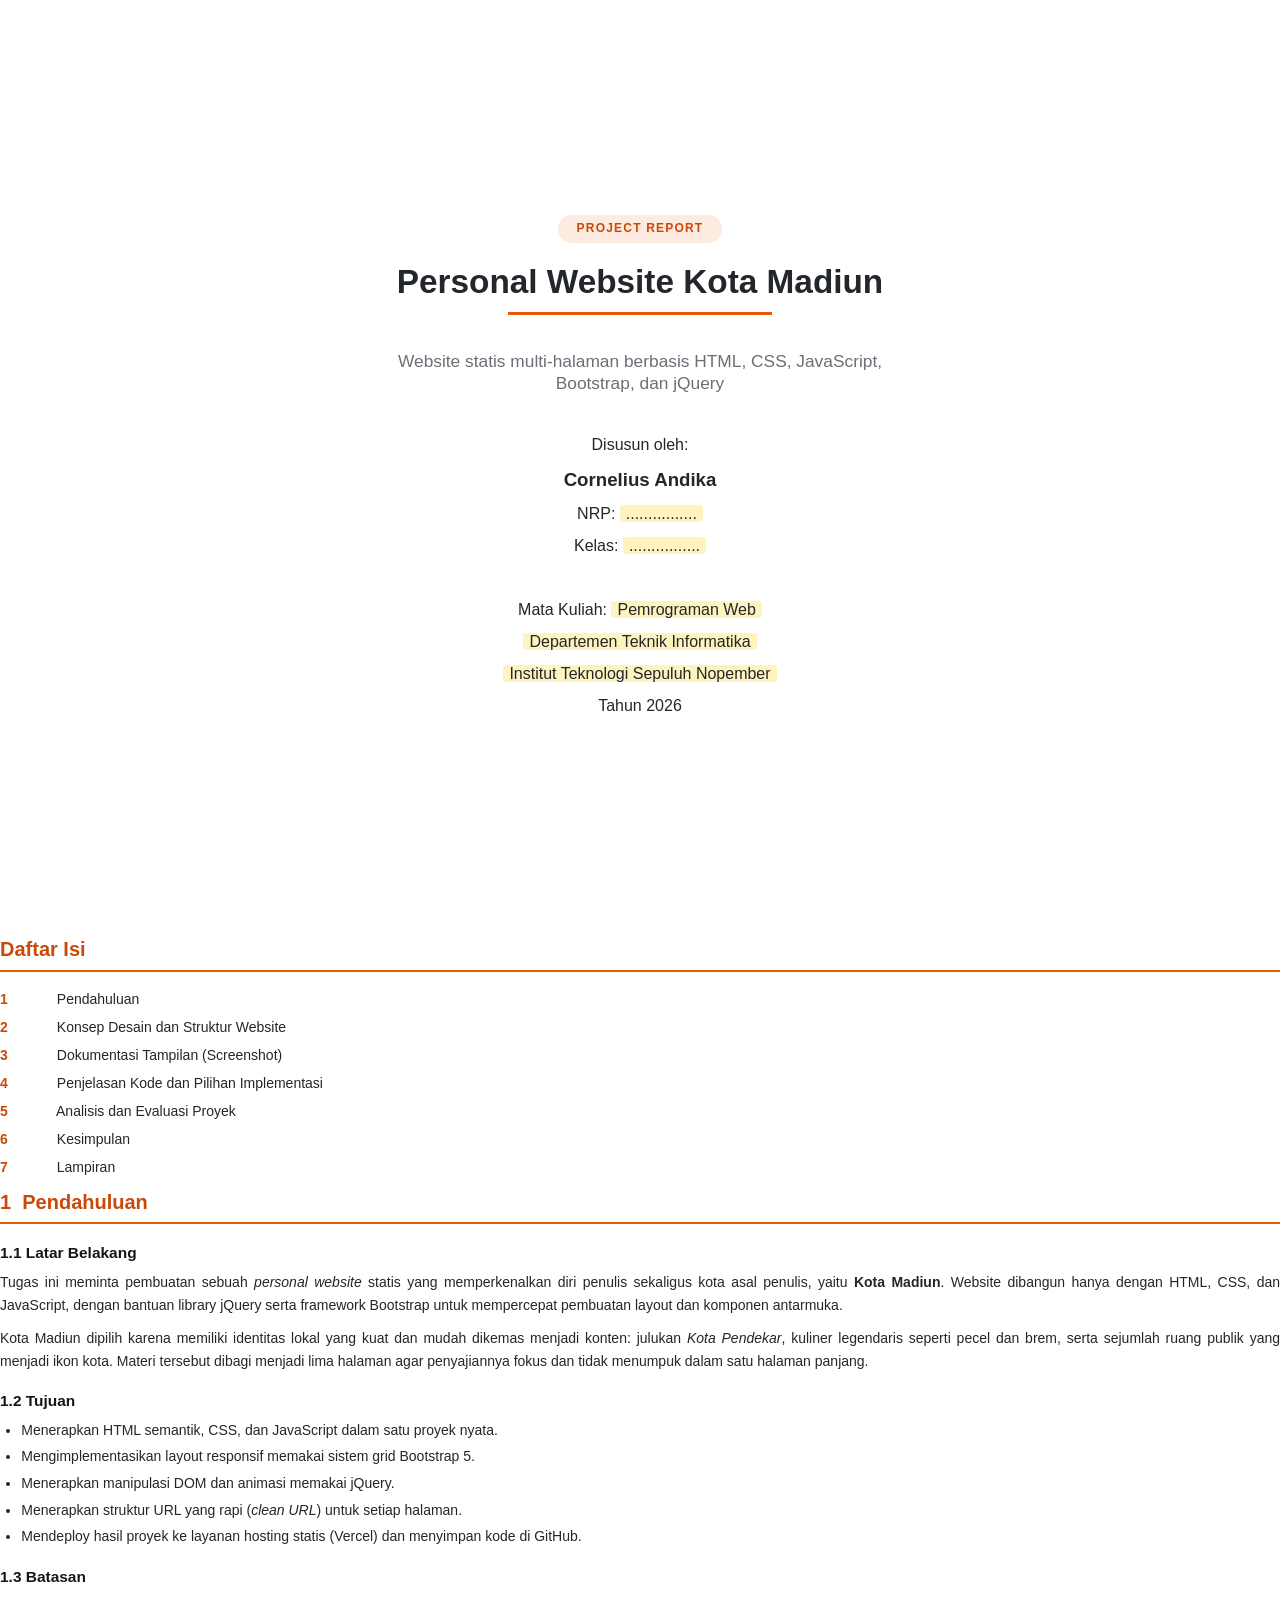
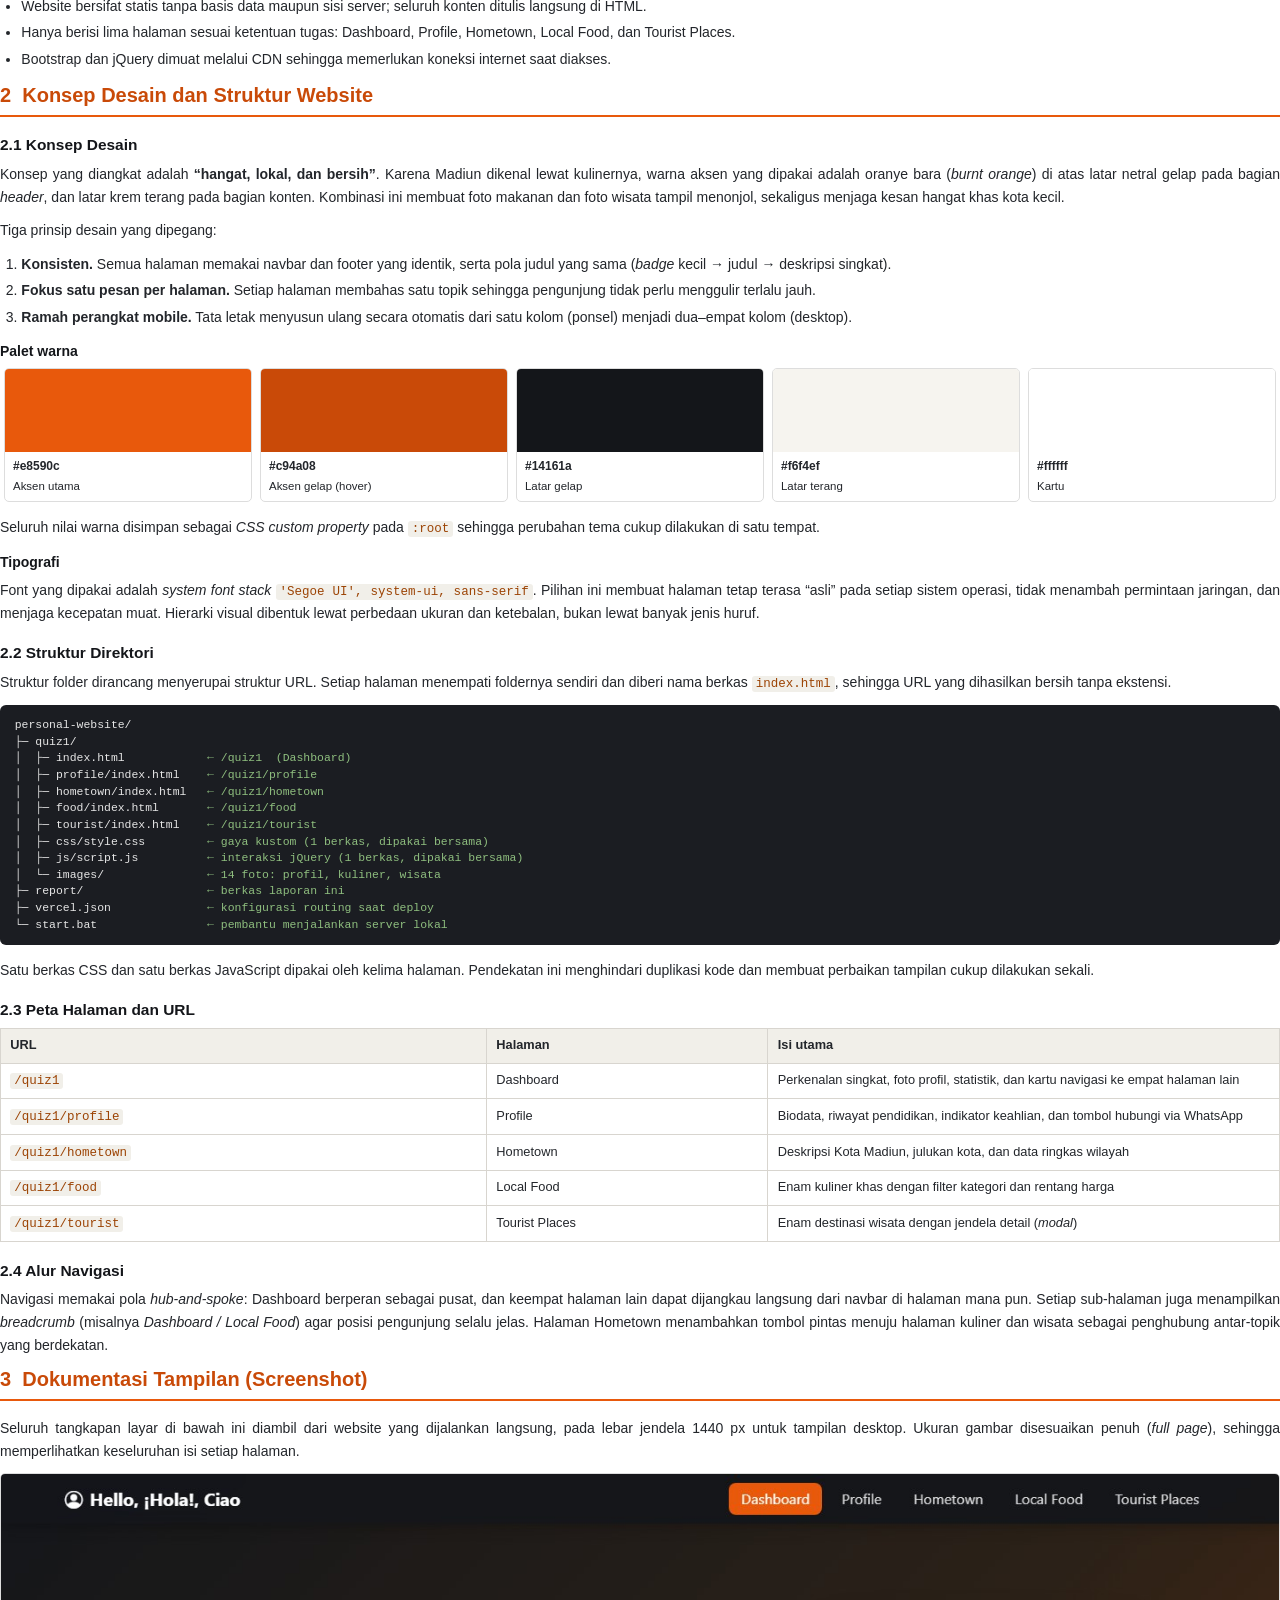
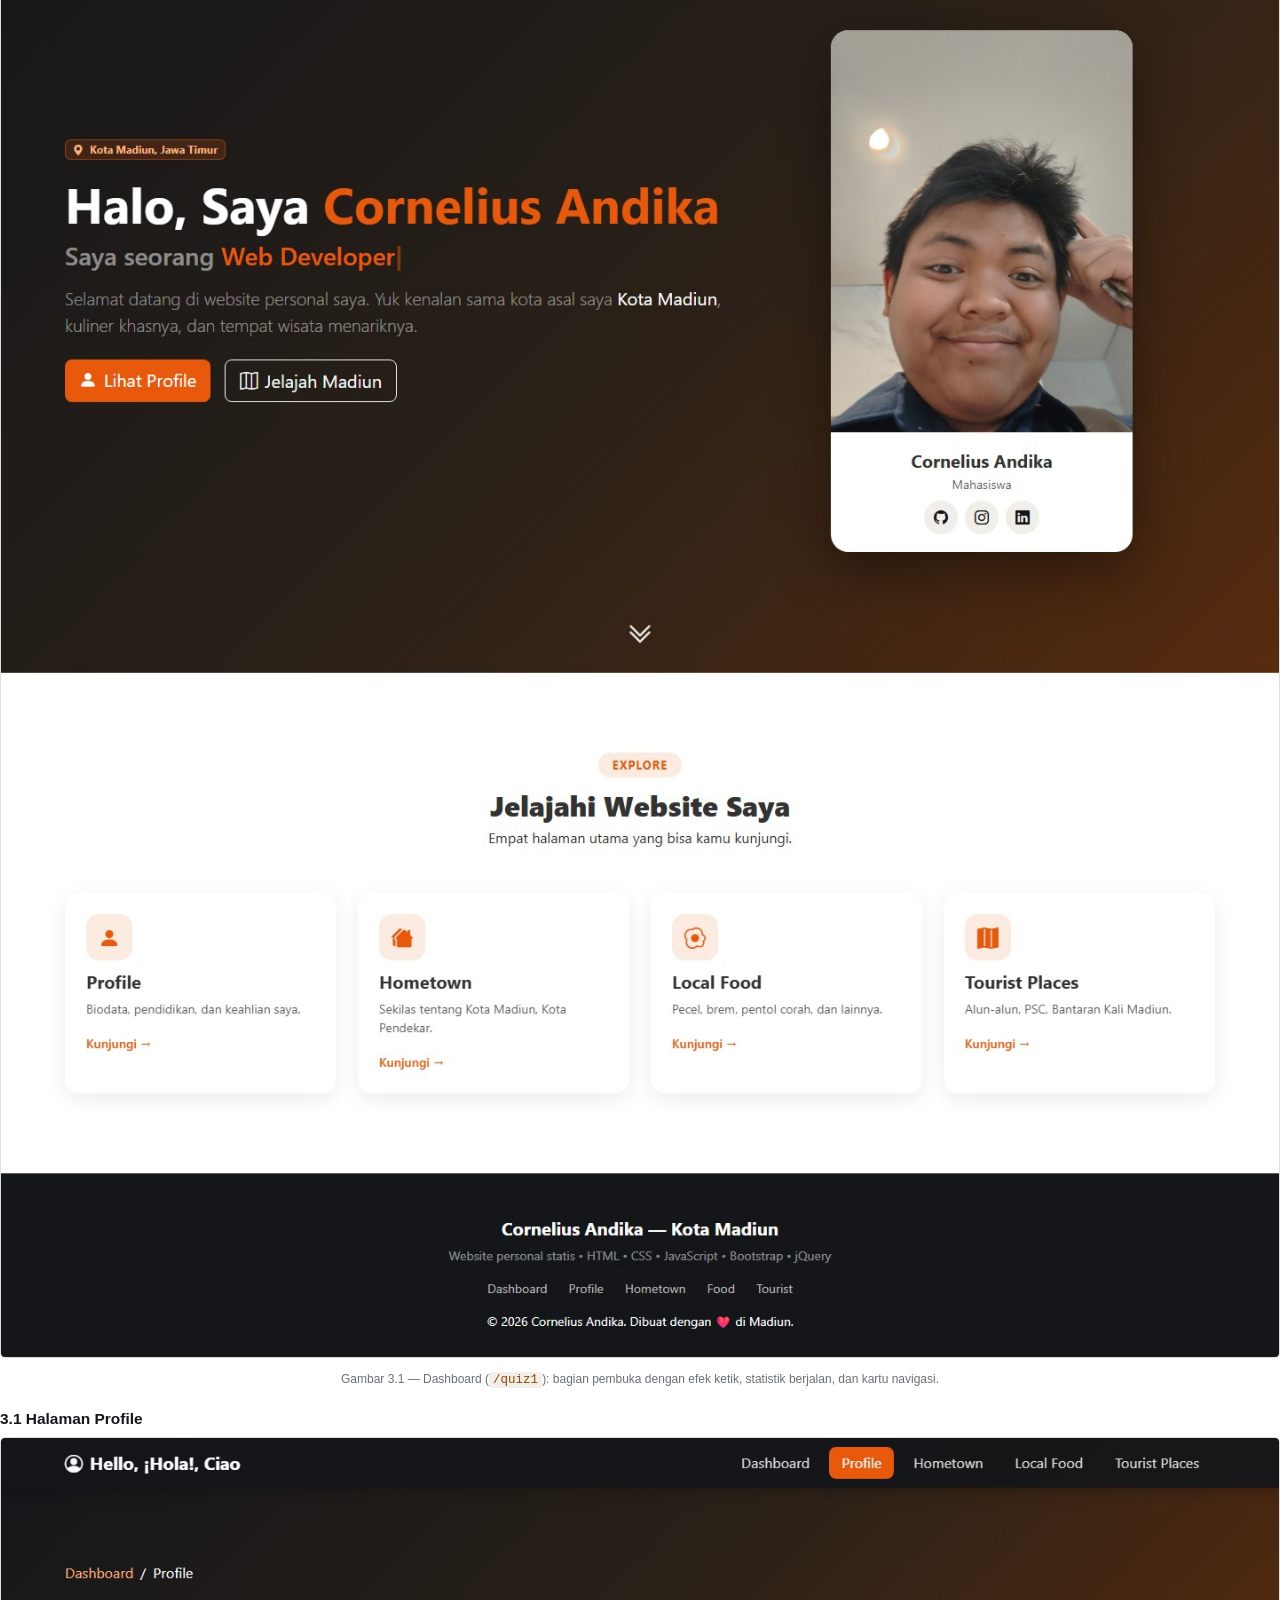
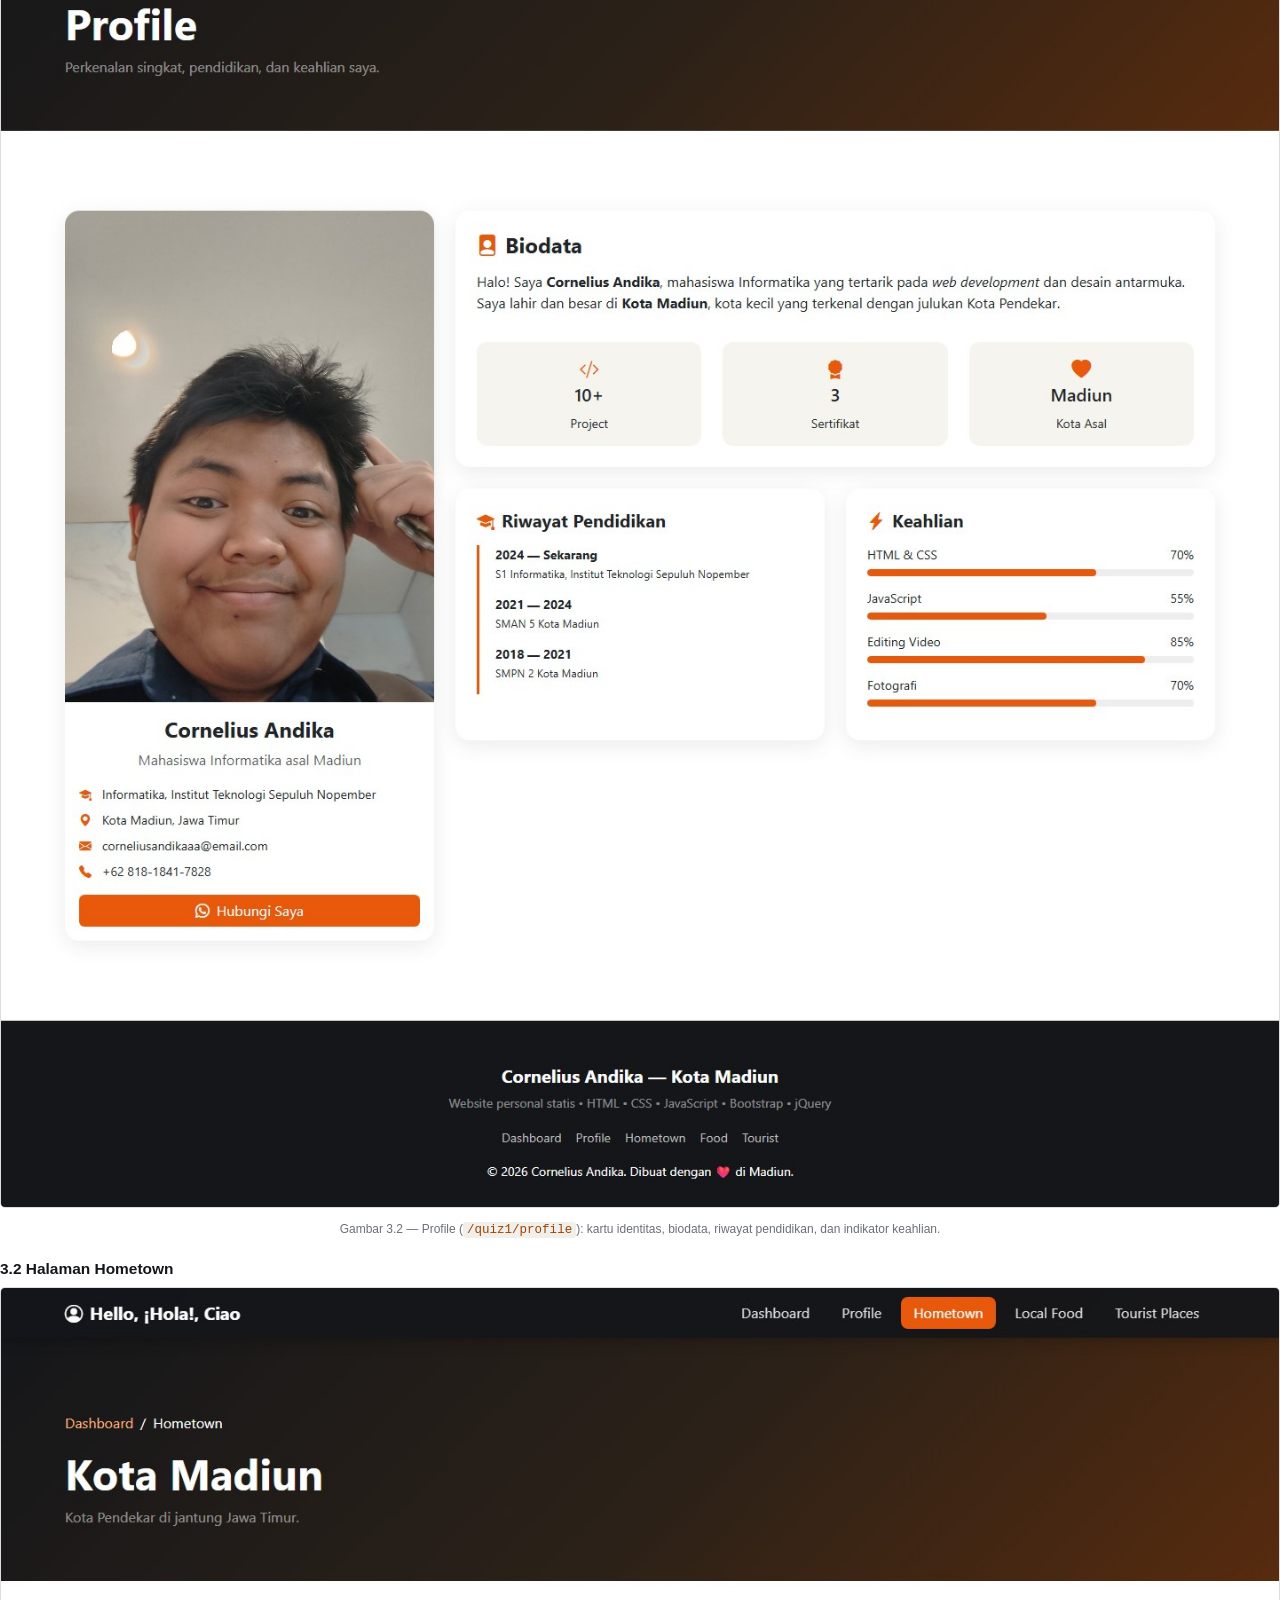
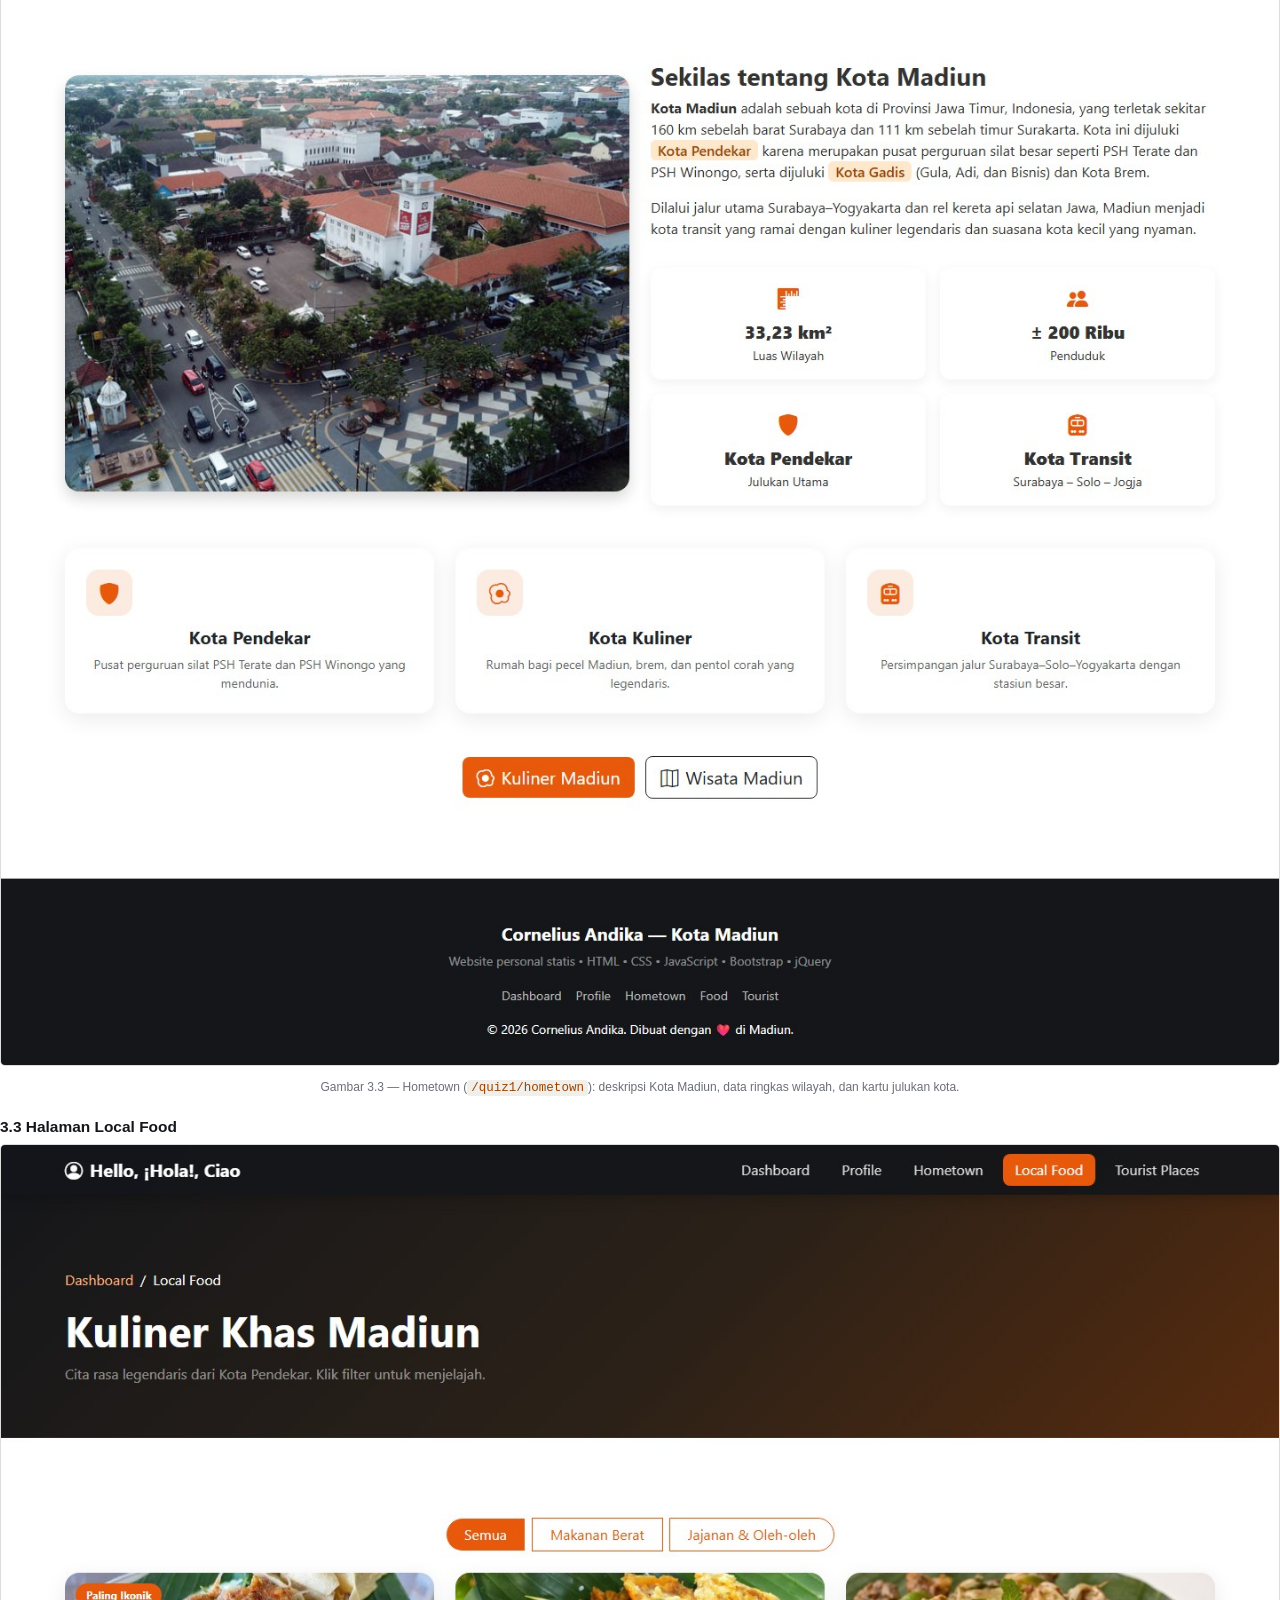
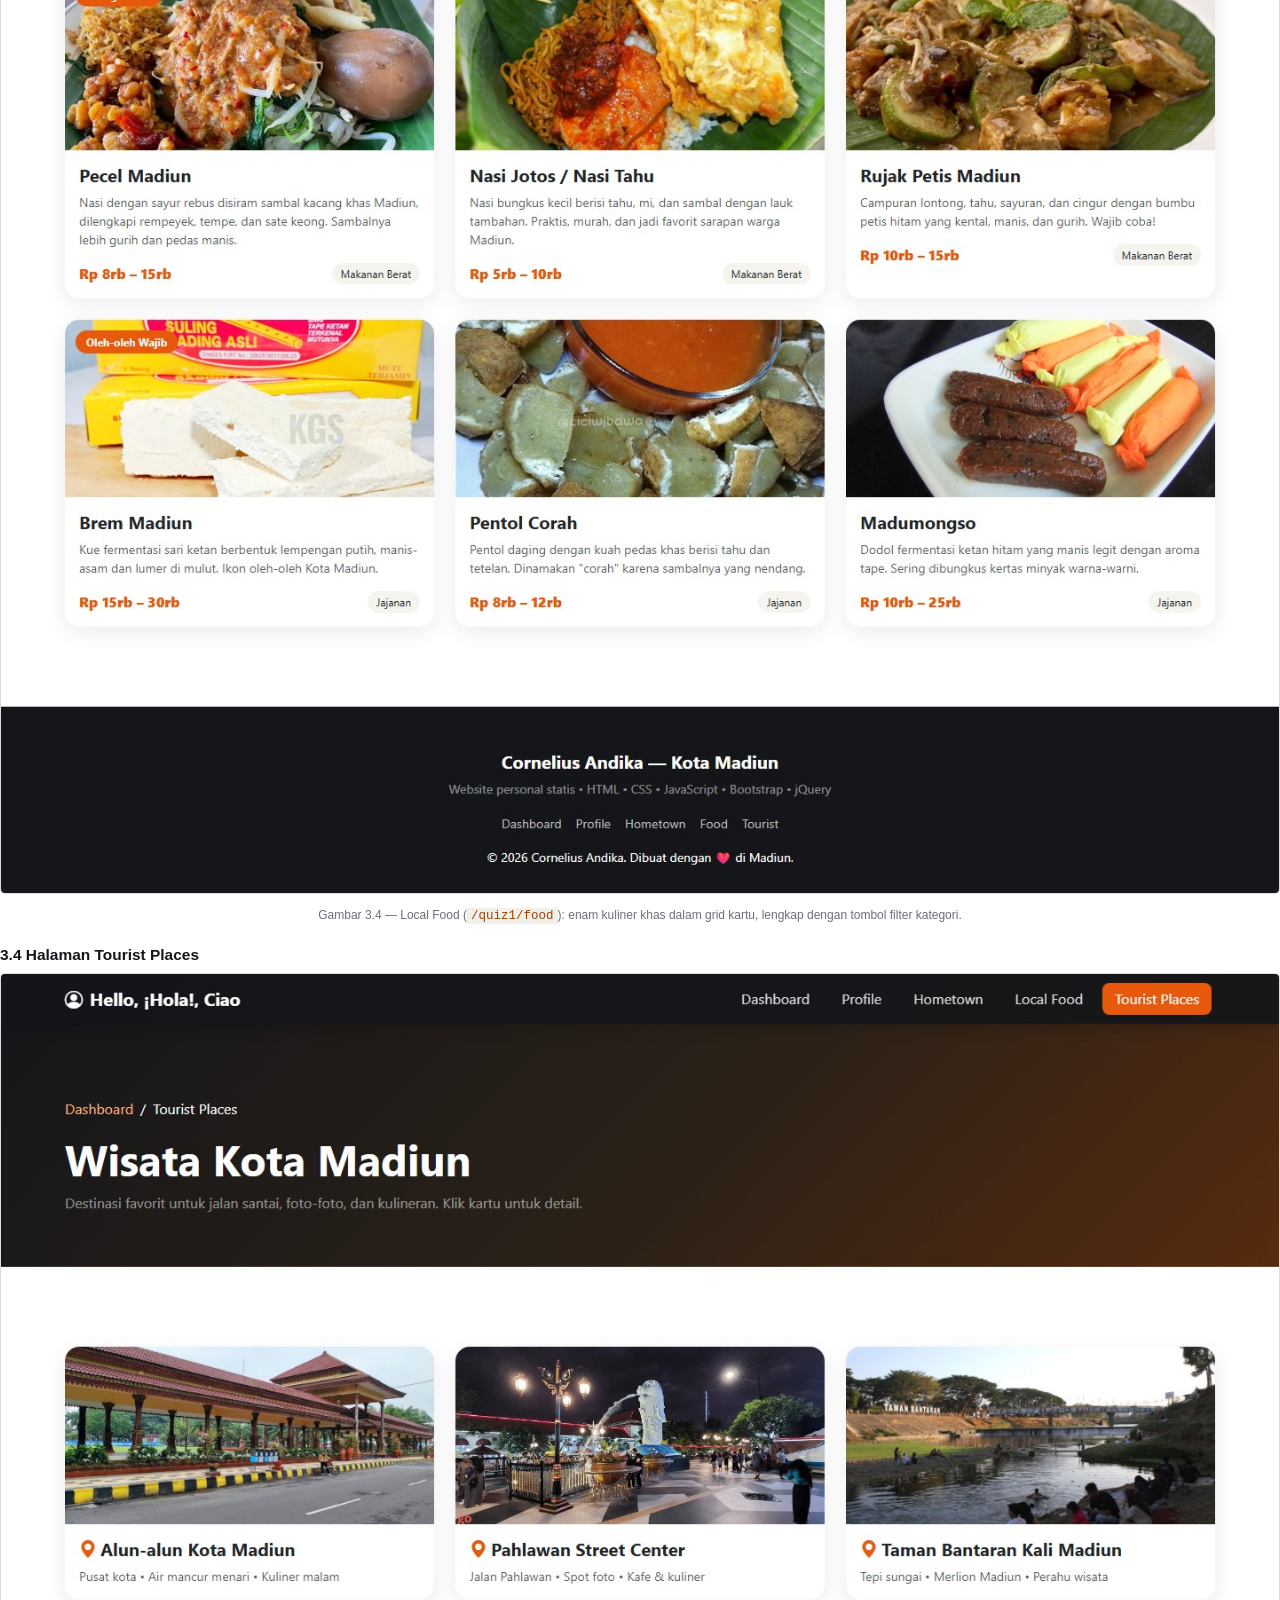
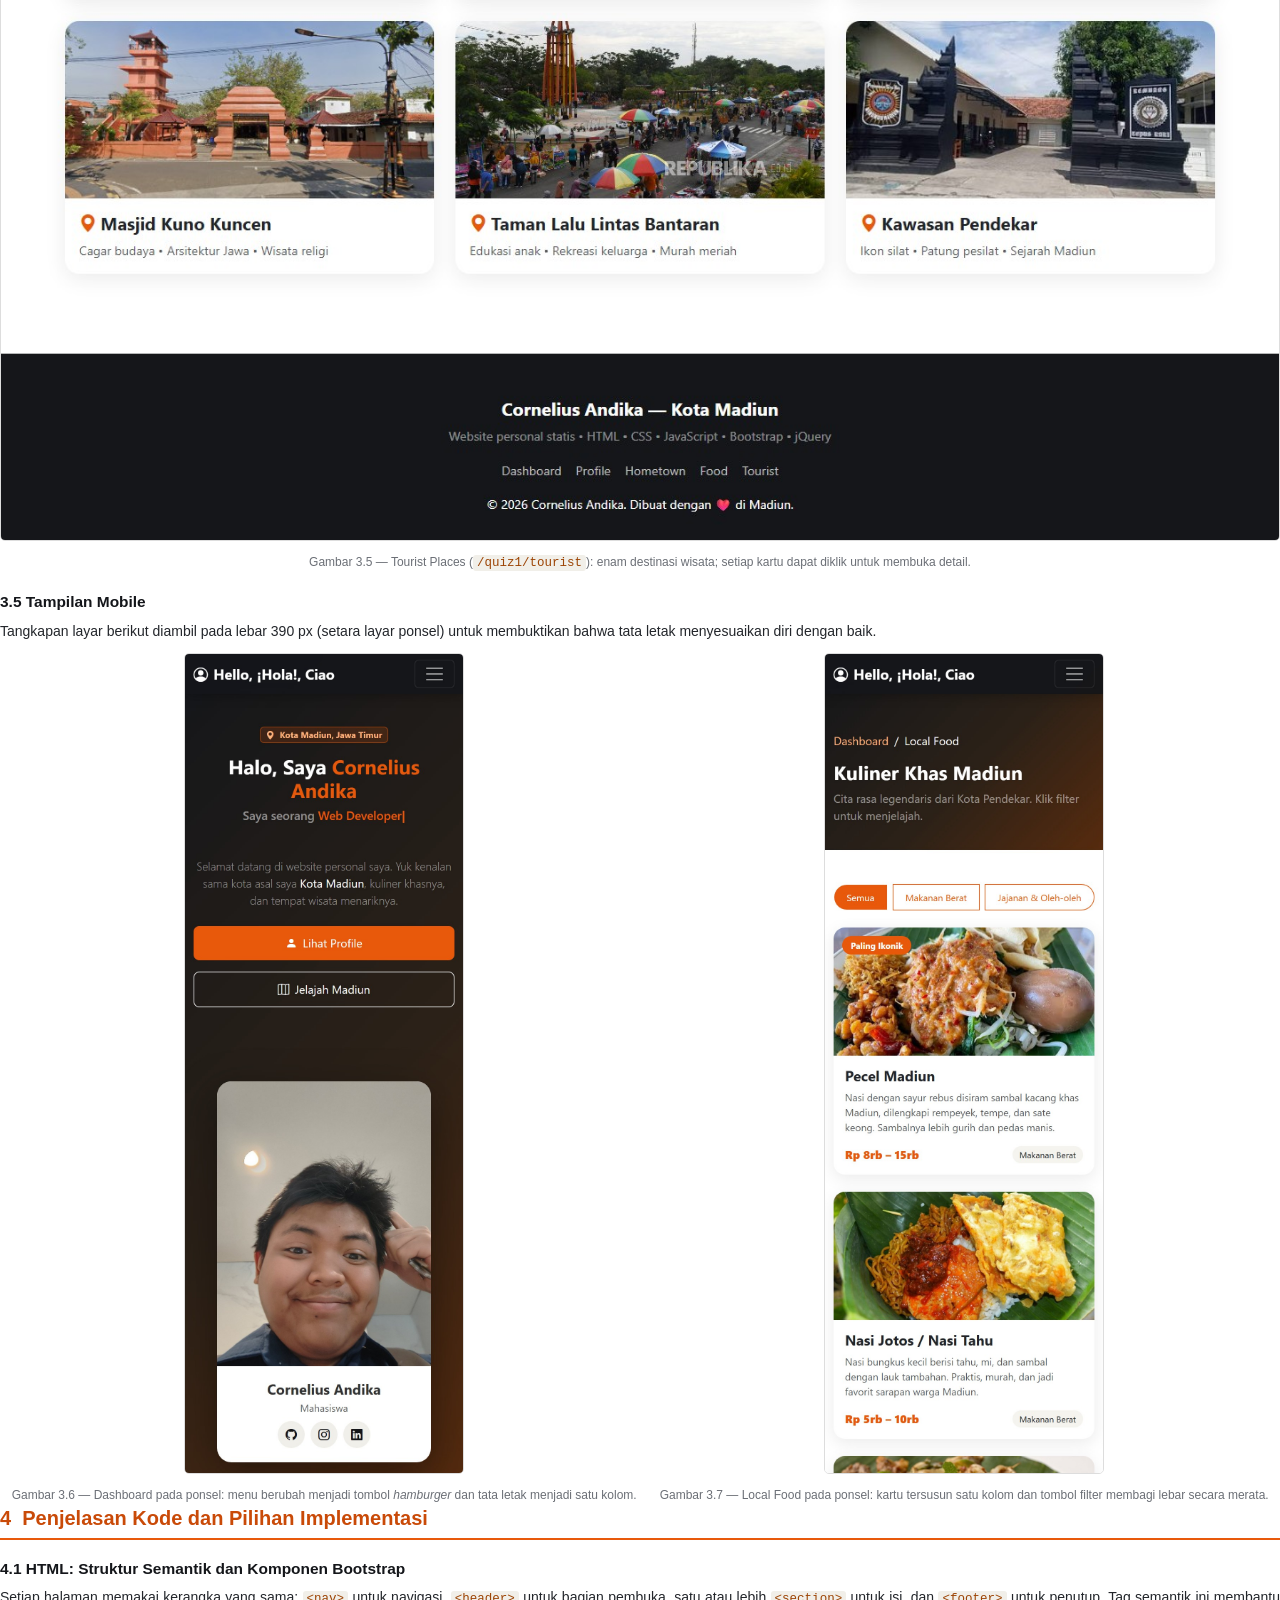
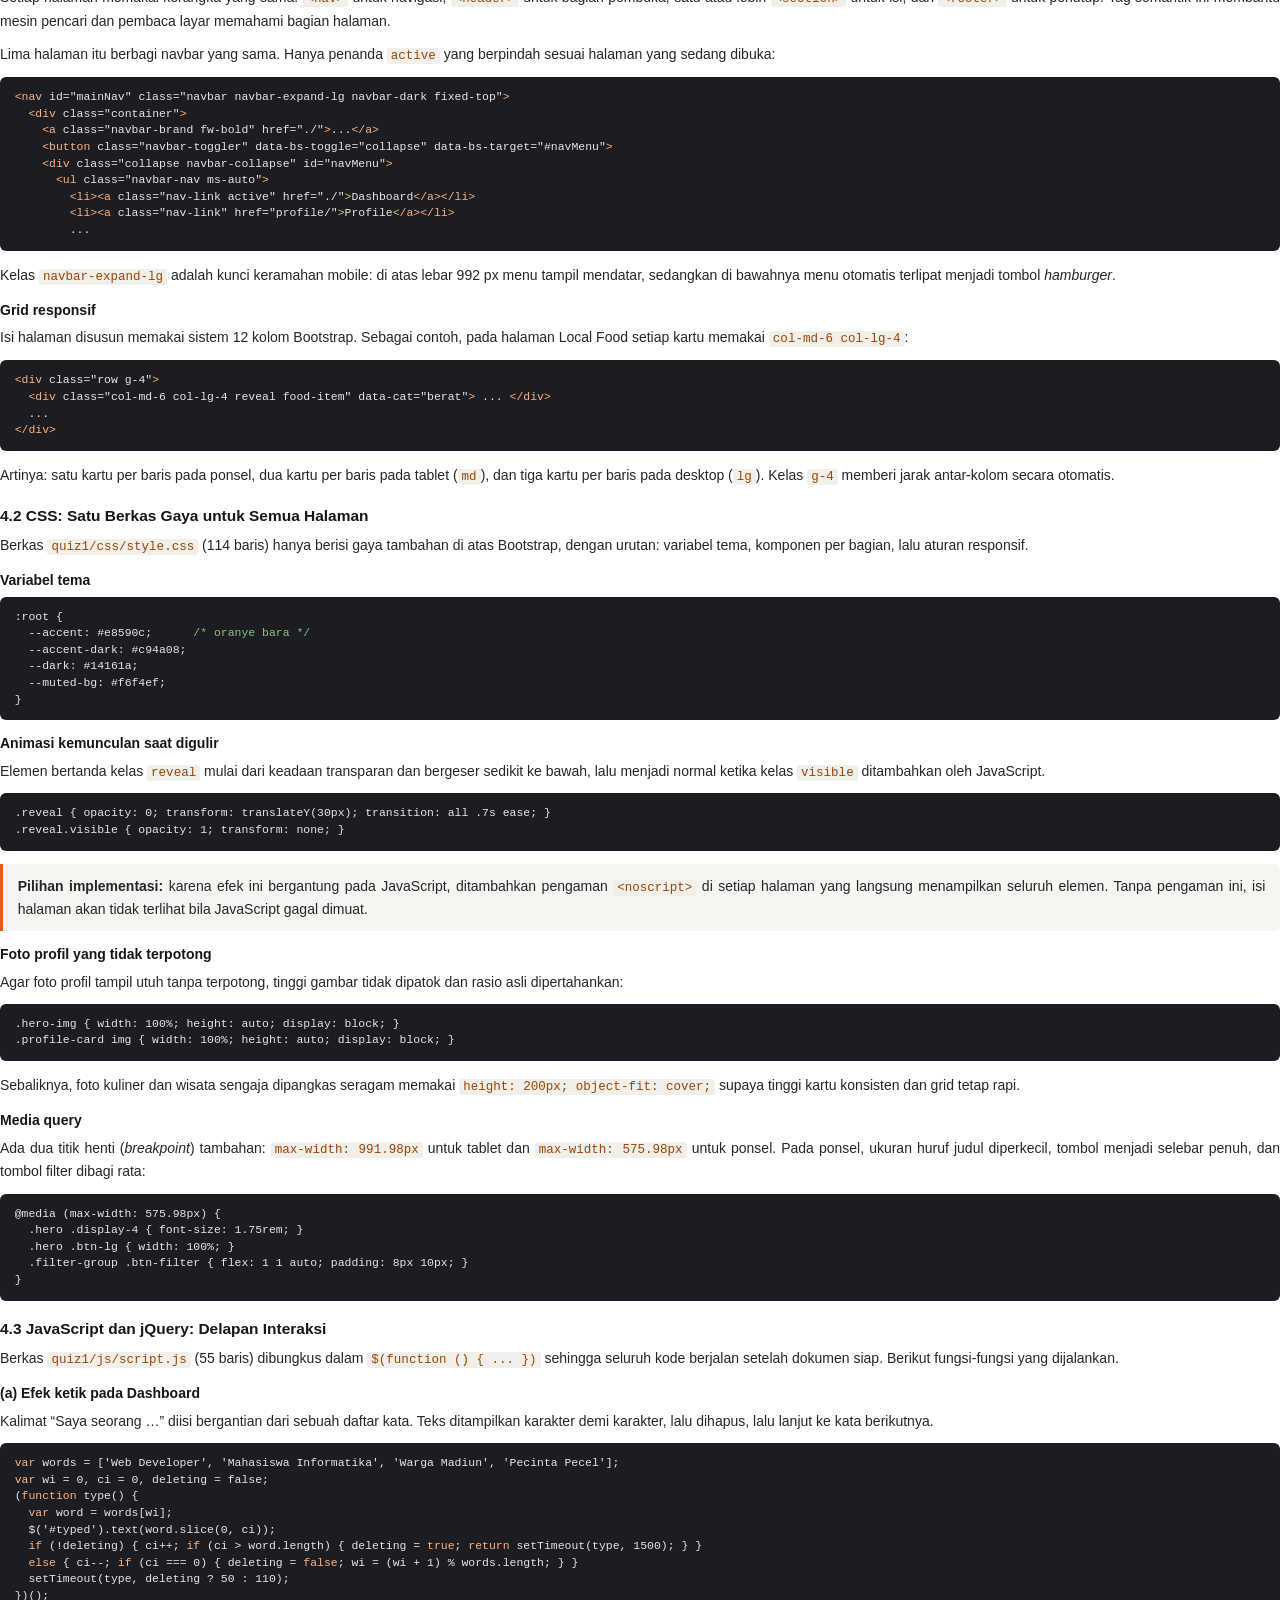
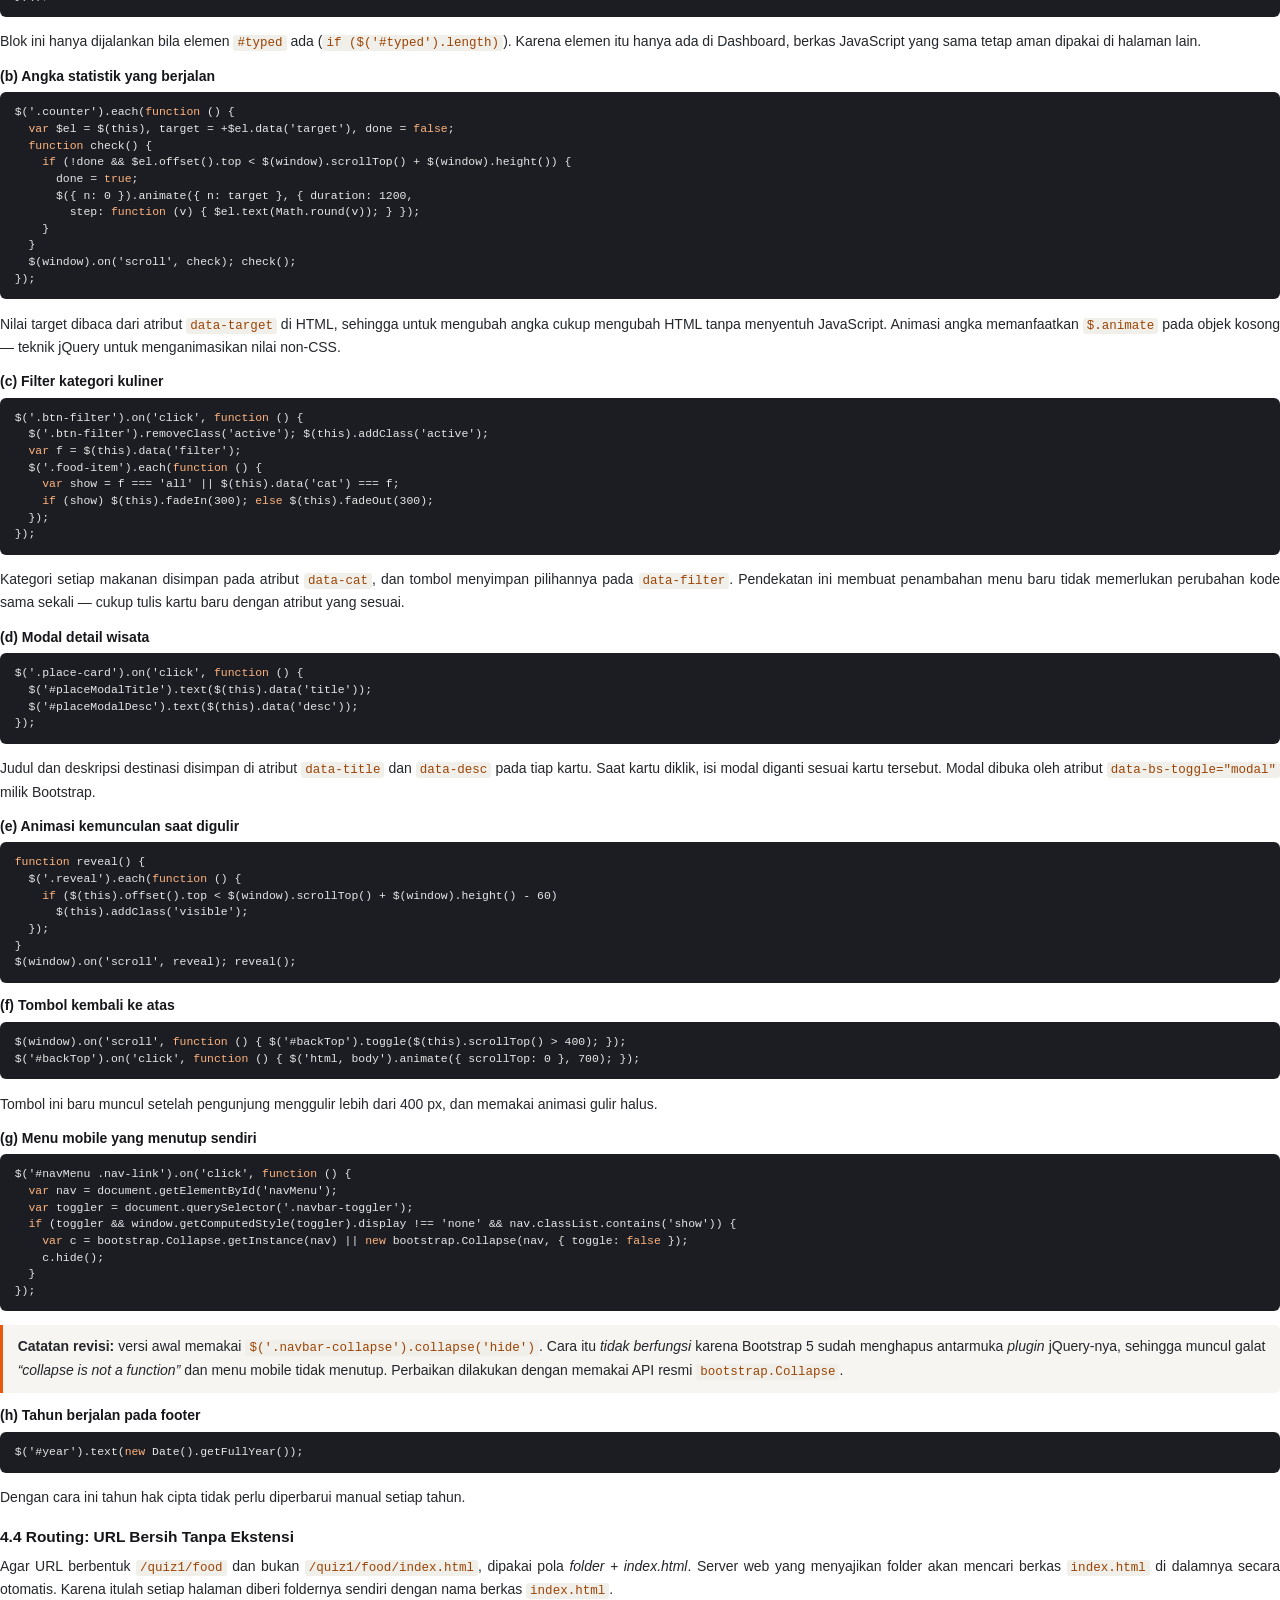
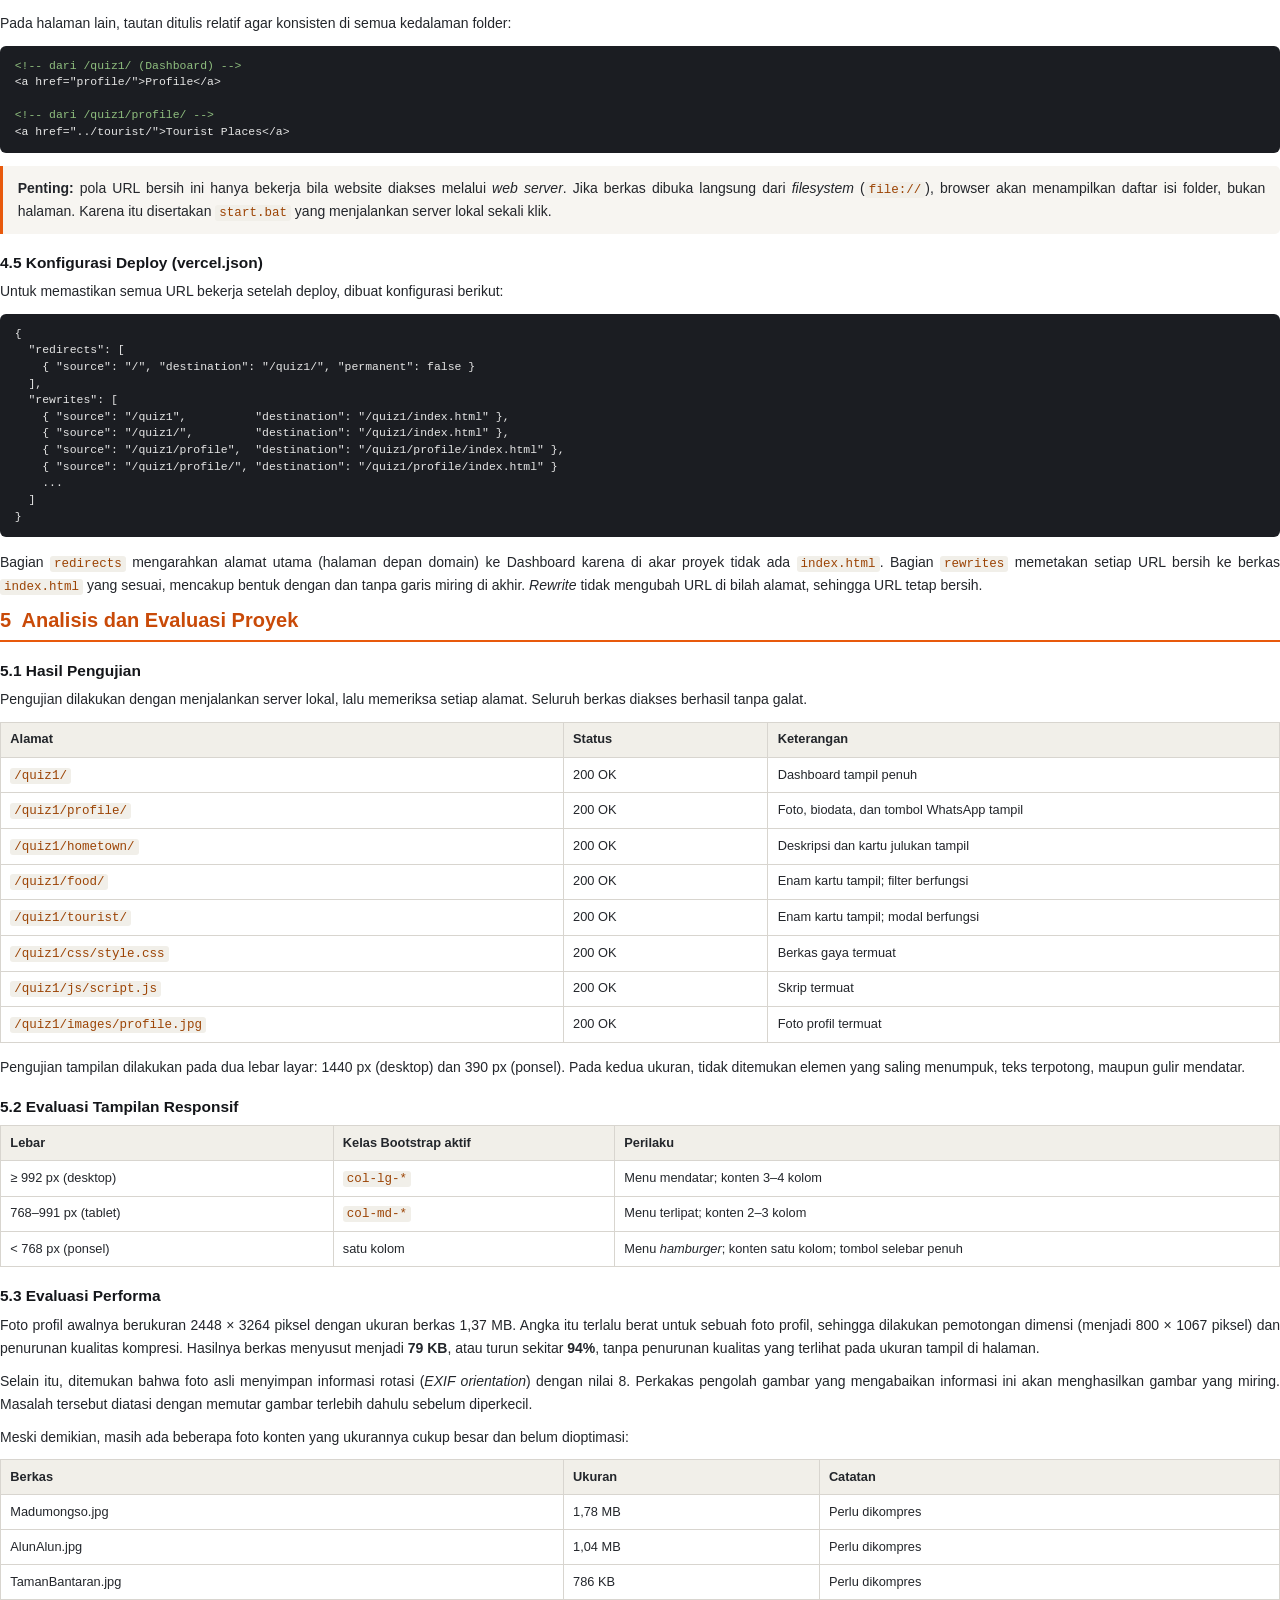
<file: report/report.html>
<!DOCTYPE html>
<html lang="id">
<head>
<meta charset="UTF-8">
<title>Project Report — Personal Website Kota Madiun</title>
<style>
  @page { size: A4; margin: 16mm 15mm; }

  * { box-sizing: border-box; }
  body {
    font-family: 'Segoe UI', 'Helvetica Neue', Arial, sans-serif;
    color: #23262b; font-size: 10.5pt; line-height: 1.62; margin: 0;
  }
  h1, h2, h3, h4 { line-height: 1.28; margin: 0; }
  p { margin: 0 0 8pt; text-align: justify; }
  ul, ol { margin: 0 0 9pt; padding-left: 16pt; }
  li { margin-bottom: 3pt; }
  code {
    font-family: 'Consolas', 'Courier New', monospace; font-size: 9.4pt;
    background: #f1efe9; padding: 1px 4px; border-radius: 3px; color: #9c4405;
  }
  pre {
    font-family: 'Consolas', 'Courier New', monospace; font-size: 8.6pt; line-height: 1.45;
    background: #1b1d22; color: #e6e6e6; padding: 9pt 11pt; border-radius: 6px;
    overflow-wrap: break-word; white-space: pre-wrap; margin: 0 0 10pt;
  }
  pre .c { color: #8fbf7f; }
  pre .k { color: #ffb37e; }
  table { width: 100%; border-collapse: collapse; margin: 0 0 10pt; font-size: 9.6pt; }
  th, td { border: 1px solid #d8d5cf; padding: 5pt 7pt; text-align: left; vertical-align: top; }
  th { background: #f1efe9; font-weight: 600; }
  figure { margin: 0 0 12pt; page-break-inside: avoid; text-align: center; }
  figure img { width: 100%; border: 1px solid #ddd; border-radius: 5px; }
  figcaption { font-size: 9pt; color: #6b6f76; margin-top: 4pt; text-align: center; }
  table.plain { border: none; margin: 0 auto; }
  table.plain td { border: none; padding: 0; vertical-align: top; }
  .mob-row td { padding: 0 5mm; }
  .mob-row figure { margin: 0; }
  .mob-row img { width: 74mm; }

  /* Cover */
  table.cover { width: 100%; height: 248mm; border: none; margin: 0; text-align: center; page-break-after: always; }
  table.cover td { border: none; padding: 0; text-align: center; vertical-align: middle; }
  .cover .tag { display: inline-block; background: rgba(232,89,12,.12); color: #c94a08; font-weight: 700;
    padding: 3pt 14pt; border-radius: 20pt; font-size: 9pt; letter-spacing: 1.2px; text-transform: uppercase; }
  .cover h1 { font-size: 25pt; margin: 14pt 0 6pt; }
  .cover h2 { font-size: 13pt; color: #6b6f76; font-weight: 500; margin-bottom: 26pt; }
  .cover .rule { width: 70mm; height: 3px; background: #e8590c; margin: 0 auto 26pt; }
  .cover .who { font-size: 12pt; line-height: 2; }
  .cover .who b { font-size: 14pt; }
  .fillme { background: #fff3bf; padding: 0 6px; border-radius: 3px; }

  h2.chapter {
    font-size: 15pt; color: #c94a08; border-bottom: 2px solid #e8590c;
    padding-bottom: 5pt; margin: 0 0 12pt; page-break-before: always; page-break-after: avoid;
  }
  h2.chapter.first { page-break-before: avoid; }
  h3 { font-size: 11.6pt; margin: 14pt 0 6pt; color: #14161a; page-break-after: avoid; }
  h4 { font-size: 10.5pt; margin: 11pt 0 5pt; color: #14161a; page-break-after: avoid; }

  .box { background: #f7f5f1; border-left: 3px solid #e8590c; padding: 8pt 11pt; border-radius: 0 5px 5px 0; margin: 0 0 10pt; }
  .box p:last-child, .box ul:last-child { margin-bottom: 0; }
  table.swatches { border: none; margin: 0 0 11pt; }
  table.swatches td { border: none; padding: 0 3pt; width: 20%; vertical-align: top; }
  .sw { border: 1px solid #ddd; border-radius: 5px; overflow: hidden; font-size: 8.6pt; }
  .sw .chip { height: 22mm; }
  .sw .lbl { padding: 4pt 6pt; }
  .sw .lbl b { display: block; font-size: 9pt; }
  .toc li { margin-bottom: 4pt; }
  .toc { list-style: none; padding-left: 0; }
  .toc .n { display: inline-block; width: 14mm; color: #c94a08; font-weight: 600; }
</style>
</head>
<body>

<!-- ============ COVER ============ -->
<table class="cover"><tr><td>
  <div><span class="tag">Project Report</span></div>
  <h1>Personal Website Kota Madiun</h1>
  <div class="rule"></div>
  <h2>Website statis multi-halaman berbasis HTML, CSS, JavaScript,<br>Bootstrap, dan jQuery</h2>
  <div class="who">
    Disusun oleh:<br>
    <b>Cornelius Andika</b><br>
    NRP: <span class="fillme">................</span><br>
    Kelas: <span class="fillme">................</span><br><br>
    Mata Kuliah: <span class="fillme">Pemrograman Web</span><br>
    <span class="fillme">Departemen Teknik Informatika</span><br>
    <span class="fillme">Institut Teknologi Sepuluh Nopember</span><br>
    Tahun 2026
  </div>
</td></tr></table>

<!-- ============ DAFTAR ISI ============ -->
<h2 class="chapter first">Daftar Isi</h2>
<ol class="toc">
  <li><span class="n">1</span> Pendahuluan</li>
  <li><span class="n">2</span> Konsep Desain dan Struktur Website</li>
  <li><span class="n">3</span> Dokumentasi Tampilan (Screenshot)</li>
  <li><span class="n">4</span> Penjelasan Kode dan Pilihan Implementasi</li>
  <li><span class="n">5</span> Analisis dan Evaluasi Proyek</li>
  <li><span class="n">6</span> Kesimpulan</li>
  <li><span class="n">7</span> Lampiran</li>
</ol>

<!-- ============ 1 ============ -->
<h2 class="chapter">1 &nbsp;Pendahuluan</h2>

<h3>1.1 Latar Belakang</h3>
<p>Tugas ini meminta pembuatan sebuah <em>personal website</em> statis yang memperkenalkan diri penulis sekaligus kota asal penulis, yaitu <strong>Kota Madiun</strong>. Website dibangun hanya dengan HTML, CSS, dan JavaScript, dengan bantuan library jQuery serta framework Bootstrap untuk mempercepat pembuatan layout dan komponen antarmuka.</p>
<p>Kota Madiun dipilih karena memiliki identitas lokal yang kuat dan mudah dikemas menjadi konten: julukan <em>Kota Pendekar</em>, kuliner legendaris seperti pecel dan brem, serta sejumlah ruang publik yang menjadi ikon kota. Materi tersebut dibagi menjadi lima halaman agar penyajiannya fokus dan tidak menumpuk dalam satu halaman panjang.</p>

<h3>1.2 Tujuan</h3>
<ul>
  <li>Menerapkan HTML semantik, CSS, dan JavaScript dalam satu proyek nyata.</li>
  <li>Mengimplementasikan layout responsif memakai sistem grid Bootstrap 5.</li>
  <li>Menerapkan manipulasi DOM dan animasi memakai jQuery.</li>
  <li>Menerapkan struktur URL yang rapi (<em>clean URL</em>) untuk setiap halaman.</li>
  <li>Mendeploy hasil proyek ke layanan hosting statis (Vercel) dan menyimpan kode di GitHub.</li>
</ul>

<h3>1.3 Batasan</h3>
<ul>
  <li>Website bersifat statis tanpa basis data maupun sisi server; seluruh konten ditulis langsung di HTML.</li>
  <li>Hanya berisi lima halaman sesuai ketentuan tugas: Dashboard, Profile, Hometown, Local Food, dan Tourist Places.</li>
  <li>Bootstrap dan jQuery dimuat melalui CDN sehingga memerlukan koneksi internet saat diakses.</li>
</ul>

<!-- ============ 2 ============ -->
<h2 class="chapter">2 &nbsp;Konsep Desain dan Struktur Website</h2>

<h3>2.1 Konsep Desain</h3>
<p>Konsep yang diangkat adalah <strong>“hangat, lokal, dan bersih”</strong>. Karena Madiun dikenal lewat kulinernya, warna aksen yang dipakai adalah oranye bara (<em>burnt orange</em>) di atas latar netral gelap pada bagian <em>header</em>, dan latar krem terang pada bagian konten. Kombinasi ini membuat foto makanan dan foto wisata tampil menonjol, sekaligus menjaga kesan hangat khas kota kecil.</p>
<p>Tiga prinsip desain yang dipegang:</p>
<ol>
  <li><strong>Konsisten.</strong> Semua halaman memakai navbar dan footer yang identik, serta pola judul yang sama (<em>badge</em> kecil &rarr; judul &rarr; deskripsi singkat).</li>
  <li><strong>Fokus satu pesan per halaman.</strong> Setiap halaman membahas satu topik sehingga pengunjung tidak perlu menggulir terlalu jauh.</li>
  <li><strong>Ramah perangkat mobile.</strong> Tata letak menyusun ulang secara otomatis dari satu kolom (ponsel) menjadi dua–empat kolom (desktop).</li>
</ol>

<h4>Palet warna</h4>
<table class="swatches"><tr>
  <td><div class="sw"><div class="chip" style="background:#e8590c"></div><div class="lbl"><b>#e8590c</b>Aksen utama</div></div></td>
  <td><div class="sw"><div class="chip" style="background:#c94a08"></div><div class="lbl"><b>#c94a08</b>Aksen gelap (hover)</div></div></td>
  <td><div class="sw"><div class="chip" style="background:#14161a"></div><div class="lbl"><b>#14161a</b>Latar gelap</div></div></td>
  <td><div class="sw"><div class="chip" style="background:#f6f4ef"></div><div class="lbl"><b>#f6f4ef</b>Latar terang</div></div></td>
  <td><div class="sw"><div class="chip" style="background:#ffffff"></div><div class="lbl"><b>#ffffff</b>Kartu</div></div></td>
</tr></table>
<p>Seluruh nilai warna disimpan sebagai <em>CSS custom property</em> pada <code>:root</code> sehingga perubahan tema cukup dilakukan di satu tempat.</p>

<h4>Tipografi</h4>
<p>Font yang dipakai adalah <em>system font stack</em> <code>'Segoe UI', system-ui, sans-serif</code>. Pilihan ini membuat halaman tetap terasa “asli” pada setiap sistem operasi, tidak menambah permintaan jaringan, dan menjaga kecepatan muat. Hierarki visual dibentuk lewat perbedaan ukuran dan ketebalan, bukan lewat banyak jenis huruf.</p>

<h3>2.2 Struktur Direktori</h3>
<p>Struktur folder dirancang menyerupai struktur URL. Setiap halaman menempati foldernya sendiri dan diberi nama berkas <code>index.html</code>, sehingga URL yang dihasilkan bersih tanpa ekstensi.</p>
<pre>personal-website/
├─ quiz1/
│  ├─ index.html            <span class="c">&larr; /quiz1  (Dashboard)</span>
│  ├─ profile/index.html    <span class="c">&larr; /quiz1/profile</span>
│  ├─ hometown/index.html   <span class="c">&larr; /quiz1/hometown</span>
│  ├─ food/index.html       <span class="c">&larr; /quiz1/food</span>
│  ├─ tourist/index.html    <span class="c">&larr; /quiz1/tourist</span>
│  ├─ css/style.css         <span class="c">&larr; gaya kustom (1 berkas, dipakai bersama)</span>
│  ├─ js/script.js          <span class="c">&larr; interaksi jQuery (1 berkas, dipakai bersama)</span>
│  └─ images/               <span class="c">&larr; 14 foto: profil, kuliner, wisata</span>
├─ report/                  <span class="c">&larr; berkas laporan ini</span>
├─ vercel.json              <span class="c">&larr; konfigurasi routing saat deploy</span>
└─ start.bat                <span class="c">&larr; pembantu menjalankan server lokal</span></pre>
<p>Satu berkas CSS dan satu berkas JavaScript dipakai oleh kelima halaman. Pendekatan ini menghindari duplikasi kode dan membuat perbaikan tampilan cukup dilakukan sekali.</p>

<h3>2.3 Peta Halaman dan URL</h3>
<table>
  <tr><th style="width:38%">URL</th><th style="width:22%">Halaman</th><th>Isi utama</th></tr>
  <tr><td><code>/quiz1</code></td><td>Dashboard</td><td>Perkenalan singkat, foto profil, statistik, dan kartu navigasi ke empat halaman lain</td></tr>
  <tr><td><code>/quiz1/profile</code></td><td>Profile</td><td>Biodata, riwayat pendidikan, indikator keahlian, dan tombol hubungi via WhatsApp</td></tr>
  <tr><td><code>/quiz1/hometown</code></td><td>Hometown</td><td>Deskripsi Kota Madiun, julukan kota, dan data ringkas wilayah</td></tr>
  <tr><td><code>/quiz1/food</code></td><td>Local Food</td><td>Enam kuliner khas dengan filter kategori dan rentang harga</td></tr>
  <tr><td><code>/quiz1/tourist</code></td><td>Tourist Places</td><td>Enam destinasi wisata dengan jendela detail (<em>modal</em>)</td></tr>
</table>

<h3>2.4 Alur Navigasi</h3>
<p>Navigasi memakai pola <em>hub-and-spoke</em>: Dashboard berperan sebagai pusat, dan keempat halaman lain dapat dijangkau langsung dari navbar di halaman mana pun. Setiap sub-halaman juga menampilkan <em>breadcrumb</em> (misalnya <em>Dashboard / Local Food</em>) agar posisi pengunjung selalu jelas. Halaman Hometown menambahkan tombol pintas menuju halaman kuliner dan wisata sebagai penghubung antar-topik yang berdekatan.</p>

<!-- ============ 3 ============ -->
<h2 class="chapter">3 &nbsp;Dokumentasi Tampilan (Screenshot)</h2>
<p>Seluruh tangkapan layar di bawah ini diambil dari website yang dijalankan langsung, pada lebar jendela 1440 px untuk tampilan desktop. Ukuran gambar disesuaikan penuh (<em>full page</em>), sehingga memperlihatkan keseluruhan isi setiap halaman.</p>

<figure>
  <img src="screenshots/01-dashboard.jpg" alt="Screenshot Dashboard">
  <figcaption>Gambar 3.1 — Dashboard (<code>/quiz1</code>): bagian pembuka dengan efek ketik, statistik berjalan, dan kartu navigasi.</figcaption>
</figure>

<h3>3.1 Halaman Profile</h3>
<figure>
  <img src="screenshots/02-profile.jpg" alt="Screenshot Profile">
  <figcaption>Gambar 3.2 — Profile (<code>/quiz1/profile</code>): kartu identitas, biodata, riwayat pendidikan, dan indikator keahlian.</figcaption>
</figure>

<h3>3.2 Halaman Hometown</h3>
<figure>
  <img src="screenshots/03-hometown.jpg" alt="Screenshot Hometown">
  <figcaption>Gambar 3.3 — Hometown (<code>/quiz1/hometown</code>): deskripsi Kota Madiun, data ringkas wilayah, dan kartu julukan kota.</figcaption>
</figure>

<h3>3.3 Halaman Local Food</h3>
<figure>
  <img src="screenshots/04-food.jpg" alt="Screenshot Local Food">
  <figcaption>Gambar 3.4 — Local Food (<code>/quiz1/food</code>): enam kuliner khas dalam grid kartu, lengkap dengan tombol filter kategori.</figcaption>
</figure>

<h3>3.4 Halaman Tourist Places</h3>
<figure>
  <img src="screenshots/05-tourist.jpg" alt="Screenshot Tourist Places">
  <figcaption>Gambar 3.5 — Tourist Places (<code>/quiz1/tourist</code>): enam destinasi wisata; setiap kartu dapat diklik untuk membuka detail.</figcaption>
</figure>

<h3>3.5 Tampilan Mobile</h3>
<p>Tangkapan layar berikut diambil pada lebar 390 px (setara layar ponsel) untuk membuktikan bahwa tata letak menyesuaikan diri dengan baik.</p>
<table class="plain mob-row"><tr>
  <td>
  <figure>
    <img src="screenshots/06-mobile-dashboard.jpg" alt="Screenshot mobile dashboard">
    <figcaption>Gambar 3.6 — Dashboard pada ponsel: menu berubah menjadi tombol <em>hamburger</em> dan tata letak menjadi satu kolom.</figcaption>
  </figure>
  </td>
  <td>
  <figure>
    <img src="screenshots/07-mobile-food.jpg" alt="Screenshot mobile local food">
    <figcaption>Gambar 3.7 — Local Food pada ponsel: kartu tersusun satu kolom dan tombol filter membagi lebar secara merata.</figcaption>
  </figure>
  </td>
</tr></table>

<!-- ============ 4 ============ -->
<h2 class="chapter">4 &nbsp;Penjelasan Kode dan Pilihan Implementasi</h2>

<h3>4.1 HTML: Struktur Semantik dan Komponen Bootstrap</h3>
<p>Setiap halaman memakai kerangka yang sama: <code>&lt;nav&gt;</code> untuk navigasi, <code>&lt;header&gt;</code> untuk bagian pembuka, satu atau lebih <code>&lt;section&gt;</code> untuk isi, dan <code>&lt;footer&gt;</code> untuk penutup. Tag semantik ini membantu mesin pencari dan pembaca layar memahami bagian halaman.</p>
<p>Lima halaman itu berbagi navbar yang sama. Hanya penanda <code>active</code> yang berpindah sesuai halaman yang sedang dibuka:</p>
<pre><span class="k">&lt;nav</span> id="mainNav" class="navbar navbar-expand-lg navbar-dark fixed-top"<span class="k">&gt;</span>
  <span class="k">&lt;div</span> class="container"<span class="k">&gt;</span>
    <span class="k">&lt;a</span> class="navbar-brand fw-bold" href="./"<span class="k">&gt;</span>...<span class="k">&lt;/a&gt;</span>
    <span class="k">&lt;button</span> class="navbar-toggler" data-bs-toggle="collapse" data-bs-target="#navMenu"<span class="k">&gt;</span>
    <span class="k">&lt;div</span> class="collapse navbar-collapse" id="navMenu"<span class="k">&gt;</span>
      <span class="k">&lt;ul</span> class="navbar-nav ms-auto"<span class="k">&gt;</span>
        <span class="k">&lt;li&gt;&lt;a</span> class="nav-link active" href="./"<span class="k">&gt;</span>Dashboard<span class="k">&lt;/a&gt;&lt;/li&gt;</span>
        <span class="k">&lt;li&gt;&lt;a</span> class="nav-link" href="profile/"<span class="k">&gt;</span>Profile<span class="k">&lt;/a&gt;&lt;/li&gt;</span>
        ...</pre>
<p>Kelas <code>navbar-expand-lg</code> adalah kunci keramahan mobile: di atas lebar 992 px menu tampil mendatar, sedangkan di bawahnya menu otomatis terlipat menjadi tombol <em>hamburger</em>.</p>

<h4>Grid responsif</h4>
<p>Isi halaman disusun memakai sistem 12 kolom Bootstrap. Sebagai contoh, pada halaman Local Food setiap kartu memakai <code>col-md-6 col-lg-4</code>:</p>
<pre><span class="k">&lt;div</span> class="row g-4"<span class="k">&gt;</span>
  <span class="k">&lt;div</span> class="col-md-6 col-lg-4 reveal food-item" data-cat="berat"<span class="k">&gt;</span> ... <span class="k">&lt;/div&gt;</span>
  ...
<span class="k">&lt;/div&gt;</span></pre>
<p>Artinya: satu kartu per baris pada ponsel, dua kartu per baris pada tablet (<code>md</code>), dan tiga kartu per baris pada desktop (<code>lg</code>). Kelas <code>g-4</code> memberi jarak antar-kolom secara otomatis.</p>

<h3>4.2 CSS: Satu Berkas Gaya untuk Semua Halaman</h3>
<p>Berkas <code>quiz1/css/style.css</code> (114 baris) hanya berisi gaya tambahan di atas Bootstrap, dengan urutan: variabel tema, komponen per bagian, lalu aturan responsif.</p>

<h4>Variabel tema</h4>
<pre>:root {
  --accent: #e8590c;      <span class="c">/* oranye bara */</span>
  --accent-dark: #c94a08;
  --dark: #14161a;
  --muted-bg: #f6f4ef;
}</pre>

<h4>Animasi kemunculan saat digulir</h4>
<p>Elemen bertanda kelas <code>reveal</code> mulai dari keadaan transparan dan bergeser sedikit ke bawah, lalu menjadi normal ketika kelas <code>visible</code> ditambahkan oleh JavaScript.</p>
<pre>.reveal { opacity: 0; transform: translateY(30px); transition: all .7s ease; }
.reveal.visible { opacity: 1; transform: none; }</pre>
<div class="box">
  <p><strong>Pilihan implementasi:</strong> karena efek ini bergantung pada JavaScript, ditambahkan pengaman <code>&lt;noscript&gt;</code> di setiap halaman yang langsung menampilkan seluruh elemen. Tanpa pengaman ini, isi halaman akan tidak terlihat bila JavaScript gagal dimuat.</p>
</div>

<h4>Foto profil yang tidak terpotong</h4>
<p>Agar foto profil tampil utuh tanpa terpotong, tinggi gambar tidak dipatok dan rasio asli dipertahankan:</p>
<pre>.hero-img { width: 100%; height: auto; display: block; }
.profile-card img { width: 100%; height: auto; display: block; }</pre>
<p>Sebaliknya, foto kuliner dan wisata sengaja dipangkas seragam memakai <code>height: 200px; object-fit: cover;</code> supaya tinggi kartu konsisten dan grid tetap rapi.</p>

<h4>Media query</h4>
<p>Ada dua titik henti (<em>breakpoint</em>) tambahan: <code>max-width: 991.98px</code> untuk tablet dan <code>max-width: 575.98px</code> untuk ponsel. Pada ponsel, ukuran huruf judul diperkecil, tombol menjadi selebar penuh, dan tombol filter dibagi rata:</p>
<pre>@media (max-width: 575.98px) {
  .hero .display-4 { font-size: 1.75rem; }
  .hero .btn-lg { width: 100%; }
  .filter-group .btn-filter { flex: 1 1 auto; padding: 8px 10px; }
}</pre>

<h3>4.3 JavaScript dan jQuery: Delapan Interaksi</h3>
<p>Berkas <code>quiz1/js/script.js</code> (55 baris) dibungkus dalam <code>$(function () { ... })</code> sehingga seluruh kode berjalan setelah dokumen siap. Berikut fungsi-fungsi yang dijalankan.</p>

<h4>(a) Efek ketik pada Dashboard</h4>
<p>Kalimat “Saya seorang …” diisi bergantian dari sebuah daftar kata. Teks ditampilkan karakter demi karakter, lalu dihapus, lalu lanjut ke kata berikutnya.</p>
<pre><span class="k">var</span> words = ['Web Developer', 'Mahasiswa Informatika', 'Warga Madiun', 'Pecinta Pecel'];
<span class="k">var</span> wi = 0, ci = 0, deleting = false;
(<span class="k">function</span> type() {
  <span class="k">var</span> word = words[wi];
  $('#typed').text(word.slice(0, ci));
  <span class="k">if</span> (!deleting) { ci++; <span class="k">if</span> (ci &gt; word.length) { deleting = <span class="k">true</span>; <span class="k">return</span> setTimeout(type, 1500); } }
  <span class="k">else</span> { ci--; <span class="k">if</span> (ci === 0) { deleting = <span class="k">false</span>; wi = (wi + 1) % words.length; } }
  setTimeout(type, deleting ? 50 : 110);
})();</pre>
<p>Blok ini hanya dijalankan bila elemen <code>#typed</code> ada (<code>if ($('#typed').length)</code>). Karena elemen itu hanya ada di Dashboard, berkas JavaScript yang sama tetap aman dipakai di halaman lain.</p>

<h4>(b) Angka statistik yang berjalan</h4>
<pre>$('.counter').each(<span class="k">function</span> () {
  <span class="k">var</span> $el = $(this), target = +$el.data('target'), done = <span class="k">false</span>;
  <span class="k">function</span> check() {
    <span class="k">if</span> (!done &amp;&amp; $el.offset().top &lt; $(window).scrollTop() + $(window).height()) {
      done = <span class="k">true</span>;
      $({ n: 0 }).animate({ n: target }, { duration: 1200,
        step: <span class="k">function</span> (v) { $el.text(Math.round(v)); } });
    }
  }
  $(window).on('scroll', check); check();
});</pre>
<p>Nilai target dibaca dari atribut <code>data-target</code> di HTML, sehingga untuk mengubah angka cukup mengubah HTML tanpa menyentuh JavaScript. Animasi angka memanfaatkan <code>$.animate</code> pada objek kosong &mdash; teknik jQuery untuk menganimasikan nilai non-CSS.</p>

<h4>(c) Filter kategori kuliner</h4>
<pre>$('.btn-filter').on('click', <span class="k">function</span> () {
  $('.btn-filter').removeClass('active'); $(this).addClass('active');
  <span class="k">var</span> f = $(this).data('filter');
  $('.food-item').each(<span class="k">function</span> () {
    <span class="k">var</span> show = f === 'all' || $(this).data('cat') === f;
    <span class="k">if</span> (show) $(this).fadeIn(300); <span class="k">else</span> $(this).fadeOut(300);
  });
});</pre>
<p>Kategori setiap makanan disimpan pada atribut <code>data-cat</code>, dan tombol menyimpan pilihannya pada <code>data-filter</code>. Pendekatan ini membuat penambahan menu baru tidak memerlukan perubahan kode sama sekali &mdash; cukup tulis kartu baru dengan atribut yang sesuai.</p>

<h4>(d) Modal detail wisata</h4>
<pre>$('.place-card').on('click', <span class="k">function</span> () {
  $('#placeModalTitle').text($(this).data('title'));
  $('#placeModalDesc').text($(this).data('desc'));
});</pre>
<p>Judul dan deskripsi destinasi disimpan di atribut <code>data-title</code> dan <code>data-desc</code> pada tiap kartu. Saat kartu diklik, isi modal diganti sesuai kartu tersebut. Modal dibuka oleh atribut <code>data-bs-toggle="modal"</code> milik Bootstrap.</p>

<h4>(e) Animasi kemunculan saat digulir</h4>
<pre><span class="k">function</span> reveal() {
  $('.reveal').each(<span class="k">function</span> () {
    <span class="k">if</span> ($(this).offset().top &lt; $(window).scrollTop() + $(window).height() - 60)
      $(this).addClass('visible');
  });
}
$(window).on('scroll', reveal); reveal();</pre>

<h4>(f) Tombol kembali ke atas</h4>
<pre>$(window).on('scroll', <span class="k">function</span> () { $('#backTop').toggle($(this).scrollTop() &gt; 400); });
$('#backTop').on('click', <span class="k">function</span> () { $('html, body').animate({ scrollTop: 0 }, 700); });</pre>
<p>Tombol ini baru muncul setelah pengunjung menggulir lebih dari 400 px, dan memakai animasi gulir halus.</p>

<h4>(g) Menu mobile yang menutup sendiri</h4>
<pre>$('#navMenu .nav-link').on('click', <span class="k">function</span> () {
  <span class="k">var</span> nav = document.getElementById('navMenu');
  <span class="k">var</span> toggler = document.querySelector('.navbar-toggler');
  <span class="k">if</span> (toggler &amp;&amp; window.getComputedStyle(toggler).display !== 'none' &amp;&amp; nav.classList.contains('show')) {
    <span class="k">var</span> c = bootstrap.Collapse.getInstance(nav) || <span class="k">new</span> bootstrap.Collapse(nav, { toggle: <span class="k">false</span> });
    c.hide();
  }
});</pre>
<div class="box">
  <p><strong>Catatan revisi:</strong> versi awal memakai <code>$('.navbar-collapse').collapse('hide')</code>. Cara itu <em>tidak berfungsi</em> karena Bootstrap 5 sudah menghapus antarmuka <em>plugin</em> jQuery-nya, sehingga muncul galat <em>“collapse is not a function”</em> dan menu mobile tidak menutup. Perbaikan dilakukan dengan memakai API resmi <code>bootstrap.Collapse</code>.</p>
</div>

<h4>(h) Tahun berjalan pada footer</h4>
<pre>$('#year').text(<span class="k">new</span> Date().getFullYear());</pre>
<p>Dengan cara ini tahun hak cipta tidak perlu diperbarui manual setiap tahun.</p>

<h3>4.4 Routing: URL Bersih Tanpa Ekstensi</h3>
<p>Agar URL berbentuk <code>/quiz1/food</code> dan bukan <code>/quiz1/food/index.html</code>, dipakai pola <em>folder + index.html</em>. Server web yang menyajikan folder akan mencari berkas <code>index.html</code> di dalamnya secara otomatis. Karena itulah setiap halaman diberi foldernya sendiri dengan nama berkas <code>index.html</code>.</p>
<p>Pada halaman lain, tautan ditulis relatif agar konsisten di semua kedalaman folder:</p>
<pre><span class="c">&lt;!-- dari /quiz1/ (Dashboard) --&gt;</span>
&lt;a href="profile/"&gt;Profile&lt;/a&gt;

<span class="c">&lt;!-- dari /quiz1/profile/ --&gt;</span>
&lt;a href="../tourist/"&gt;Tourist Places&lt;/a&gt;</pre>
<div class="box">
  <p><strong>Penting:</strong> pola URL bersih ini hanya bekerja bila website diakses melalui <em>web server</em>. Jika berkas dibuka langsung dari <em>filesystem</em> (<code>file://</code>), browser akan menampilkan daftar isi folder, bukan halaman. Karena itu disertakan <code>start.bat</code> yang menjalankan server lokal sekali klik.</p>
</div>

<h3>4.5 Konfigurasi Deploy (vercel.json)</h3>
<p>Untuk memastikan semua URL bekerja setelah deploy, dibuat konfigurasi berikut:</p>
<pre>{
  "redirects": [
    { "source": "/", "destination": "/quiz1/", "permanent": false }
  ],
  "rewrites": [
    { "source": "/quiz1",          "destination": "/quiz1/index.html" },
    { "source": "/quiz1/",         "destination": "/quiz1/index.html" },
    { "source": "/quiz1/profile",  "destination": "/quiz1/profile/index.html" },
    { "source": "/quiz1/profile/", "destination": "/quiz1/profile/index.html" }
    ...
  ]
}</pre>
<p>Bagian <code>redirects</code> mengarahkan alamat utama (halaman depan domain) ke Dashboard karena di akar proyek tidak ada <code>index.html</code>. Bagian <code>rewrites</code> memetakan setiap URL bersih ke berkas <code>index.html</code> yang sesuai, mencakup bentuk dengan dan tanpa garis miring di akhir. <em>Rewrite</em> tidak mengubah URL di bilah alamat, sehingga URL tetap bersih.</p>

<!-- ============ 5 ============ -->
<h2 class="chapter">5 &nbsp;Analisis dan Evaluasi Proyek</h2>

<h3>5.1 Hasil Pengujian</h3>
<p>Pengujian dilakukan dengan menjalankan server lokal, lalu memeriksa setiap alamat. Seluruh berkas diakses berhasil tanpa galat.</p>
<table>
  <tr><th style="width:44%">Alamat</th><th style="width:16%">Status</th><th>Keterangan</th></tr>
  <tr><td><code>/quiz1/</code></td><td>200 OK</td><td>Dashboard tampil penuh</td></tr>
  <tr><td><code>/quiz1/profile/</code></td><td>200 OK</td><td>Foto, biodata, dan tombol WhatsApp tampil</td></tr>
  <tr><td><code>/quiz1/hometown/</code></td><td>200 OK</td><td>Deskripsi dan kartu julukan tampil</td></tr>
  <tr><td><code>/quiz1/food/</code></td><td>200 OK</td><td>Enam kartu tampil; filter berfungsi</td></tr>
  <tr><td><code>/quiz1/tourist/</code></td><td>200 OK</td><td>Enam kartu tampil; modal berfungsi</td></tr>
  <tr><td><code>/quiz1/css/style.css</code></td><td>200 OK</td><td>Berkas gaya termuat</td></tr>
  <tr><td><code>/quiz1/js/script.js</code></td><td>200 OK</td><td>Skrip termuat</td></tr>
  <tr><td><code>/quiz1/images/profile.jpg</code></td><td>200 OK</td><td>Foto profil termuat</td></tr>
</table>
<p>Pengujian tampilan dilakukan pada dua lebar layar: 1440 px (desktop) dan 390 px (ponsel). Pada kedua ukuran, tidak ditemukan elemen yang saling menumpuk, teks terpotong, maupun gulir mendatar.</p>

<h3>5.2 Evaluasi Tampilan Responsif</h3>
<table>
  <tr><th style="width:26%">Lebar</th><th style="width:22%">Kelas Bootstrap aktif</th><th>Perilaku</th></tr>
  <tr><td>&ge; 992 px (desktop)</td><td><code>col-lg-*</code></td><td>Menu mendatar; konten 3&ndash;4 kolom</td></tr>
  <tr><td>768&ndash;991 px (tablet)</td><td><code>col-md-*</code></td><td>Menu terlipat; konten 2&ndash;3 kolom</td></tr>
  <tr><td>&lt; 768 px (ponsel)</td><td>satu kolom</td><td>Menu <em>hamburger</em>; konten satu kolom; tombol selebar penuh</td></tr>
</table>

<h3>5.3 Evaluasi Performa</h3>
<p>Foto profil awalnya berukuran 2448 &times; 3264 piksel dengan ukuran berkas 1,37 MB. Angka itu terlalu berat untuk sebuah foto profil, sehingga dilakukan pemotongan dimensi (menjadi 800 &times; 1067 piksel) dan penurunan kualitas kompresi. Hasilnya berkas menyusut menjadi <strong>79 KB</strong>, atau turun sekitar <strong>94%</strong>, tanpa penurunan kualitas yang terlihat pada ukuran tampil di halaman.</p>
<p>Selain itu, ditemukan bahwa foto asli menyimpan informasi rotasi (<em>EXIF orientation</em>) dengan nilai 8. Perkakas pengolah gambar yang mengabaikan informasi ini akan menghasilkan gambar yang miring. Masalah tersebut diatasi dengan memutar gambar terlebih dahulu sebelum diperkecil.</p>
<p>Meski demikian, masih ada beberapa foto konten yang ukurannya cukup besar dan belum dioptimasi:</p>
<table>
  <tr><th style="width:44%">Berkas</th><th style="width:20%">Ukuran</th><th>Catatan</th></tr>
  <tr><td>Madumongso.jpg</td><td>1,78 MB</td><td>Perlu dikompres</td></tr>
  <tr><td>AlunAlun.jpg</td><td>1,04 MB</td><td>Perlu dikompres</td></tr>
  <tr><td>TamanBantaran.jpg</td><td>786 KB</td><td>Perlu dikompres</td></tr>
  <tr><td>TamanLaluLintas.jpg</td><td>596 KB</td><td>Perlu dikompres</td></tr>
  <tr><td>NasiJotos.jpeg</td><td>550 KB</td><td>Perlu dikompres</td></tr>
</table>
<p>Total ukuran seluruh berkas proyek saat ini sekitar <strong>6 MB</strong>, dan lebih dari 90% di antaranya berasal dari folder gambar.</p>

<h3>5.4 Kelebihan</h3>
<ul>
  <li><strong>URL bersih dan konsisten.</strong> Setiap halaman memiliki alamatnya sendiri yang mudah dibaca dan dibagikan.</li>
  <li><strong>Kode terpusat.</strong> Satu berkas CSS dan satu berkas JavaScript dipakai seluruh halaman, sehingga pemeliharaan menjadi mudah.</li>
  <li><strong>Responsif.</strong> Tata letak terbukti rapi pada lebar 390 px sampai 1440 px tanpa perlu pembuatan halaman terpisah untuk ponsel.</li>
  <li><strong>Konten terpisah dari logika.</strong> Angka statistik, kategori kuliner, dan detail wisata dibaca dari atribut <code>data-*</code> di HTML, sehingga penambahan konten tidak menuntut perubahan JavaScript.</li>
  <li><strong>Interaktif tanpa dependensi berat.</strong> Seluruh animasi dibangun hanya dengan jQuery dan CSS, tanpa kerangka kerja tambahan.</li>
  <li><strong>Tahan gangguan.</strong> Tersedia pengaman <code>&lt;noscript&gt;</code>, teks alternatif (<code>alt</code>) pada gambar, dan favicon yang disertakan langsung sehingga tidak menimbulkan permintaan berkas yang gagal.</li>
</ul>

<h3>5.5 Kekurangan dan Usulan Perbaikan</h3>
<table>
  <tr><th style="width:36%">Kekurangan</th><th>Usulan perbaikan</th></tr>
  <tr><td>Beberapa foto masih berukuran besar (hingga 1,78 MB)</td><td>Kompres seluruh foto dan ubah ke format WebP agar hemat 60&ndash;80%</td></tr>
  <tr><td>Gambar belum memakai <code>loading="lazy"</code></td><td>Tambahkan atribut tersebut pada gambar di bawah lipatan layar untuk mempercepat muat awal</td></tr>
  <tr><td>Isi konten ditulis langsung di HTML</td><td>Pindahkan daftar kuliner dan wisata ke berkas JSON, lalu susun kartunya dengan JavaScript agar penambahan data lebih mudah</td></tr>
  <tr><td>Pilihan filter tidak tersimpan di URL</td><td>Simpan kategori aktif pada <em>query string</em> atau <em>hash</em> sehingga dapat dibagikan dan bertahan saat halaman dimuat ulang</td></tr>
  <tr><td>Belum ada halaman 404 khusus</td><td>Tambahkan halaman <code>404.html</code> agar alamat yang salah tetap menampilkan navigasi website</td></tr>
  <tr><td>Belum ada metadata berbagi</td><td>Tambahkan <em>Open Graph</em> (<code>og:title</code>, <code>og:image</code>) agar tautan tampil menarik saat dibagikan</td></tr>
</table>

<h3>5.6 Pelajaran yang Didapat</h3>
<p>Dua hal paling berharga dari pengerjaan tugas ini. <em>Pertama</em>, pentingnya memahami perbedaan antara membuka berkas langsung (<code>file://</code>) dan mengaksesnya melalui web server &mdash; keduanya memberi hasil berbeda, dan pemahaman ini yang membuat pola URL bersih dapat bekerja. <em>Kedua</em>, sebuah kode dapat terlihat benar namun tetap salah: pemanggilan <code>.collapse()</code> pada Bootstrap 5 adalah contohnya, karena galatnya hanya muncul di konsol dan baru terasa pada perangkat mobile.</p>

<!-- ============ 6 ============ -->
<h2 class="chapter">6 &nbsp;Kesimpulan</h2>
<p>Personal website Kota Madiun telah selesai dibangun sesuai ketentuan tugas. Kelima halaman yang diminta &mdash; Dashboard, Profile, Hometown, Local Food, dan Tourist Places &mdash; tersedia dan dapat diakses melalui struktur URL yang bersih, yaitu <code>/quiz1</code> untuk halaman utama dan <code>/quiz1/profile</code>, <code>/quiz1/hometown</code>, <code>/quiz1/food</code>, serta <code>/quiz1/tourist</code> untuk halaman lainnya.</p>
<p>Dari sisi teknis, proyek ini menerapkan HTML semantik, gaya kustom berbasis variabel CSS, sistem grid responsif Bootstrap 5, serta manipulasi DOM dan animasi dengan jQuery. Seluruh halaman berhasil melewati pengujian pada server lokal dengan status <code>200 OK</code> dan tampil baik pada lebar layar 390 px hingga 1440 px.</p>
<p>Proyek ini juga menghasilkan sejumlah perbaikan nyata dari proses evaluasi, antara lain penghapusan pemanggilan API jQuery yang tidak lagi tersedia di Bootstrap 5, perbaikan orientasi foto berdasarkan data EXIF, serta penurunan ukuran foto profil hingga sekitar 94%. Perbaikan yang masih terbuka &mdash; terutama pengompresan foto konten dan penyimpanan data ke berkas terpisah &mdash; telah dicatat pada Subbab 5.5 sebagai arahan pengembangan berikutnya.</p>
<p>Secara keseluruhan, proyek ini memenuhi tujuan pembelajaran: menerapkan HTML, CSS, dan JavaScript dalam satu karya utuh, membangun antarmuka responsif, serta mempublikasikannya melalui GitHub dan layanan hosting statis.</p>

<!-- ============ 7 ============ -->
<h2 class="chapter">7 &nbsp;Lampiran</h2>

<h3>7.1 Rekapitulasi Berkas</h3>
<table>
  <tr><th style="width:46%">Berkas</th><th style="width:16%">Baris</th><th>Keterangan</th></tr>
  <tr><td><code>quiz1/index.html</code></td><td>127</td><td>Dashboard</td></tr>
  <tr><td><code>quiz1/profile/index.html</code></td><td>104</td><td>Profile</td></tr>
  <tr><td><code>quiz1/hometown/index.html</code></td><td>85</td><td>Hometown</td></tr>
  <tr><td><code>quiz1/food/index.html</code></td><td>125</td><td>Local Food</td></tr>
  <tr><td><code>quiz1/tourist/index.html</code></td><td>101</td><td>Tourist Places</td></tr>
  <tr><td><code>quiz1/css/style.css</code></td><td>114</td><td>Gaya kustom seluruh halaman</td></tr>
  <tr><td><code>quiz1/js/script.js</code></td><td>55</td><td>Skrip jQuery seluruh halaman</td></tr>
  <tr><td><code>vercel.json</code></td><td>18</td><td>Konfigurasi routing deploy</td></tr>
</table>

<h3>7.2 Teknologi yang Digunakan</h3>
<table>
  <tr><th style="width:34%">Teknologi</th><th style="width:18%">Versi</th><th>Peran</th></tr>
  <tr><td>HTML5</td><td>&mdash;</td><td>Struktur dan isi halaman</td></tr>
  <tr><td>CSS3</td><td>&mdash;</td><td>Gaya, tata letak, dan animasi</td></tr>
  <tr><td>JavaScript (ES5+)</td><td>&mdash;</td><td>Interaksi dan manipulasi DOM</td></tr>
  <tr><td>jQuery</td><td>3.7.1</td><td>Penyederhanaan seleksi DOM dan animasi</td></tr>
  <tr><td>Bootstrap</td><td>5.3.3</td><td>Grid responsif dan komponen (navbar, kartu, modal)</td></tr>
  <tr><td>Bootstrap Icons</td><td>1.11.3</td><td>Ikon antarmuka</td></tr>
  <tr><td>Git &amp; GitHub</td><td>&mdash;</td><td>Kendali versi dan penyimpanan kode</td></tr>
  <tr><td>Vercel</td><td>&mdash;</td><td>Hosting statis</td></tr>
</table>

<h3>7.3 Tautan</h3>
<ul>
  <li>Repositori GitHub: <code>https://github.com/corneliusandika/Quiz1-WebPro</code></li>
  <li>Alamat website (Vercel): <span class="fillme">https://.................vercel.app</span></li>
</ul>

</body>
</html>
</file>
<file: quiz1/css/style.css>
:root {
  --accent: #e8590c;
  --accent-dark: #c94a08;
  --dark: #14161a;
  --muted-bg: #f6f4ef;
}
html { scroll-behavior: smooth; }
body { font-family: 'Segoe UI', system-ui, sans-serif; color: #333; overflow-x: hidden; }
img { max-width: 100%; height: auto; }
.text-accent { color: var(--accent) !important; }

/* Navbar */
#mainNav { background: rgba(20,22,26,.92); backdrop-filter: blur(8px); box-shadow: 0 2px 16px rgba(0,0,0,.25); }
#mainNav .nav-link { color: #ddd; margin: 0 4px; border-radius: 8px; padding: 6px 14px; }
#mainNav .nav-link:hover, #mainNav .nav-link.active { color: #fff; background: var(--accent); }

/* Hero (homepage) */
.hero { min-height: 100vh; padding: 120px 0 80px; background: linear-gradient(135deg, #14161a 0%, #2b2118 55%, #572b0e 100%); position: relative; }
.hero-badge { background: rgba(232,89,12,.18); color: #ffb37e; border: 1px solid rgba(232,89,12,.5); }
.cursor { animation: blink 1s infinite; color: var(--accent); font-weight: bold; }
@keyframes blink { 50% { opacity: 0; } }
.btn-accent { background: var(--accent); color: #fff; border: none; }
.btn-accent:hover { background: var(--accent-dark); color: #fff; }
.hero-card { background: #fff; border-radius: 20px; overflow: hidden; max-width: 340px; margin: 0 auto; box-shadow: 0 20px 60px rgba(0,0,0,.4); }
.hero-img { width: 100%; height: auto; display: block; }
.hero-card-body { padding: 20px; }
.social-btn { width: 38px; height: 38px; display: inline-flex; align-items: center; justify-content: center; border-radius: 50%; background: #f1efe9; color: var(--dark); text-decoration: none; }
.social-btn:hover { background: var(--accent); color: #fff; }
.scroll-down { position: absolute; bottom: 24px; left: 50%; transform: translateX(-50%); color: #fff; font-size: 28px; animation: bounce 1.6s infinite; text-decoration: none; }
@keyframes bounce { 0%,100% { transform: translate(-50%,0); } 50% { transform: translate(-50%,10px); } }

/* Sub-page header */
.page-header { padding: 140px 0 60px; background: linear-gradient(135deg, #14161a 0%, #2b2118 55%, #572b0e 100%); color: #fff; }
.page-header .breadcrumb a { color: #ffb37e; text-decoration: none; }

/* Sections */
.section { padding: 90px 0; }
.section-title { text-align: center; margin-bottom: 50px; }
.section-tag { display: inline-block; background: rgba(232,89,12,.12); color: var(--accent); font-weight: 700; padding: 4px 16px; border-radius: 20px; font-size: 13px; text-transform: uppercase; letter-spacing: 1px; }
.section-title h2 { font-weight: 800; margin: 12px 0 6px; }
.bg-light-custom { background: var(--muted-bg); }

/* Cards */
.card { border: none; border-radius: 16px; box-shadow: 0 6px 24px rgba(0,0,0,.08); overflow: hidden; }
.profile-card img { width: 100%; height: auto; display: block; }
.profile-info li { margin-bottom: 8px; font-size: 14px; }
.profile-info i { color: var(--accent); margin-right: 8px; }
.mini-stat { background: var(--muted-bg); border-radius: 12px; padding: 14px 6px; }
.mini-stat i { font-size: 22px; color: var(--accent); }
.timeline { list-style: none; padding-left: 18px; border-left: 3px solid var(--accent); }
.timeline li { margin-bottom: 14px; font-size: 14px; }
.skill { margin-bottom: 14px; font-size: 14px; }
.progress { height: 8px; border-radius: 6px; background: #eee; margin-top: 6px; }
.progress-bar { background: var(--accent); border-radius: 6px; }

/* Preview cards (homepage) */
.preview-card { transition: transform .25s; text-decoration: none; color: inherit; }
.preview-card:hover { transform: translateY(-6px); color: inherit; }
.preview-card img { height: 180px; object-fit: cover; width: 100%; }
.preview-icon { width: 52px; height: 52px; display: inline-flex; align-items: center; justify-content: center; border-radius: 14px; background: rgba(232,89,12,.12); color: var(--accent); font-size: 24px; margin-bottom: 12px; }

/* Hometown */
.highlight { background: #ffe8cc; color: #9c4405; padding: 1px 8px; border-radius: 6px; font-weight: 600; }
.fact-box { background: #fff; border-radius: 12px; padding: 16px; text-align: center; box-shadow: 0 4px 14px rgba(0,0,0,.06); }
.fact-box i { font-size: 24px; color: var(--accent); }
.fact-box h5 { font-weight: 800; margin: 8px 0 2px; }

/* Food */
.btn-filter { border: 1px solid var(--accent); color: var(--accent); border-radius: 20px; padding: 6px 20px; }
.btn-filter.active, .btn-filter:hover { background: var(--accent); color: #fff; }
.food-card { position: relative; }
.food-card img { height: 200px; object-fit: cover; width: 100%; }
.food-badge { position: absolute; top: 12px; left: 12px; background: var(--accent); color: #fff; font-size: 12px; font-weight: 700; padding: 4px 12px; border-radius: 20px; }
.price { font-weight: 800; color: var(--accent); }
.cat { font-size: 12px; background: var(--muted-bg); padding: 3px 10px; border-radius: 12px; }

/* Tourist */
.place-card { cursor: pointer; transition: transform .25s; }
.place-card:hover { transform: translateY(-6px); }
.place-card img { height: 200px; object-fit: cover; width: 100%; }

/* Footer */
.footer { background: var(--dark); color: #fff; padding: 50px 0 30px; }
.footer-link { color: #bbb; text-decoration: none; font-size: 14px; margin: 0 8px; }
.footer-link:hover { color: var(--accent); }

/* Reveal animation */
.reveal { opacity: 0; transform: translateY(30px); transition: all .7s ease; }
.reveal.visible { opacity: 1; transform: none; }

#backTop { position: fixed; bottom: 24px; right: 24px; width: 46px; height: 46px; border: none; border-radius: 50%; background: var(--accent); color: #fff; font-size: 20px; display: none; box-shadow: 0 6px 18px rgba(0,0,0,.3); z-index: 999; }
#backTop:hover { background: var(--accent-dark); }

/* Responsive / Mobile layout */
.filter-group { flex-wrap: wrap; gap: 8px; justify-content: center; }
.filter-group .btn-filter { margin: 0; }

@media (max-width: 991.98px) {
  .hero { padding: 110px 0 70px; min-height: auto; text-align: center; }
  .hero .display-4 { font-size: 2.1rem; }
  .hero h3 { font-size: 1.15rem; }
  .hero .lead { font-size: 1rem; }
  .hero-card { margin-top: 8px; }
  .section { padding: 60px 0; }
  .section-title { margin-bottom: 34px; }
  .page-header { padding: 120px 0 44px; }
  .page-header .display-5 { font-size: 2rem; }
  .scroll-down { display: none; }
  .reveal { transform: none; }
}

@media (max-width: 575.98px) {
  .hero { padding: 100px 0 56px; }
  .hero .display-4 { font-size: 1.75rem; }
  .hero h3 { font-size: 1.05rem; min-height: 3.2em; }
  .hero .btn-lg { width: 100%; padding: 12px; font-size: 1rem; }
  .hero-card { max-width: 300px; }
  .section { padding: 48px 0; }
  .page-header { padding: 110px 0 36px; }
  .page-header .display-5 { font-size: 1.7rem; }
  .filter-group { width: 100%; }
  .filter-group .btn-filter { flex: 1 1 auto; padding: 8px 10px; font-size: 13px; white-space: nowrap; }
  .food-card img, .place-card img { height: 180px; }
  .mini-stat h5 { font-size: 1rem; }
  .fact-box h5 { font-size: 1rem; }
  .footer-link { display: inline-block; margin: 4px 8px; }
  #backTop { bottom: 16px; right: 16px; width: 44px; height: 44px; }
  .modal-dialog { margin: 12px; }
}
</file>
